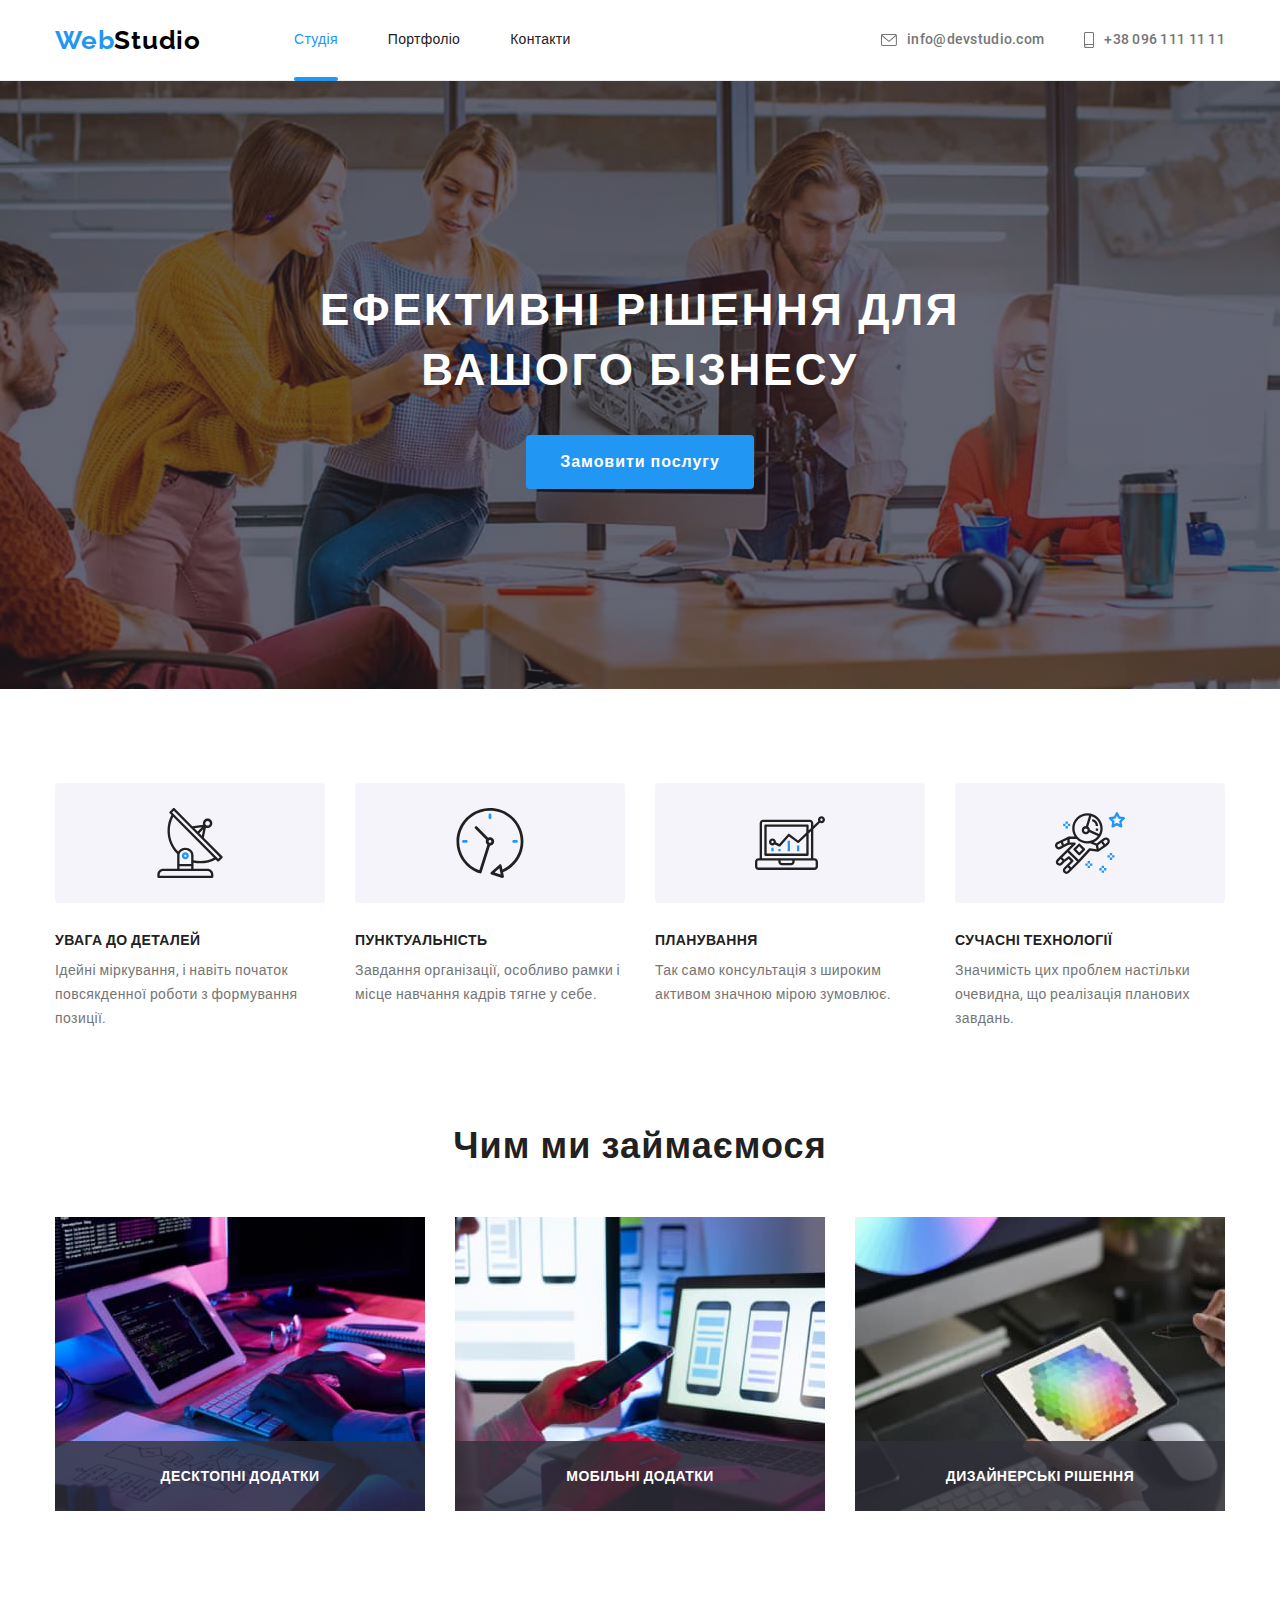
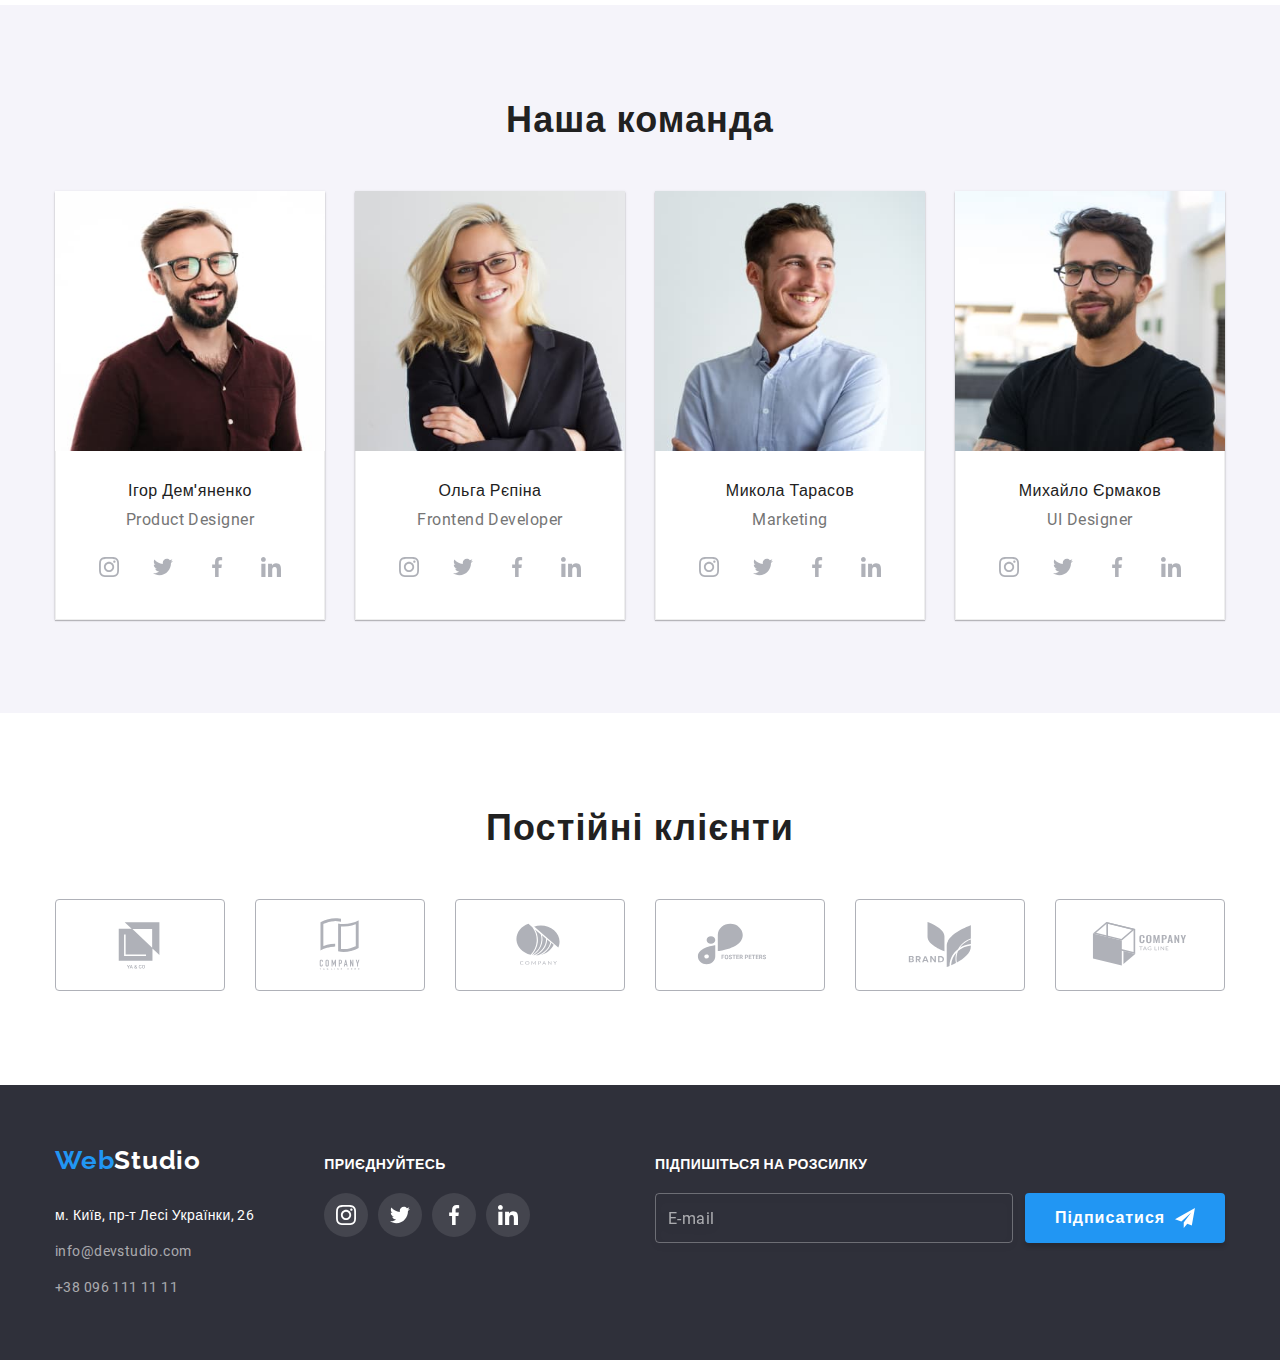
<file: index.html>
<!DOCTYPE html>
<html lang="uk">
<head>
	<meta charset="UTF-8">
	<meta name="viewport" content="width=device-width, initial-scale=1.0">
	<title>Студія</title>
			<!-- fonts -->
	<link rel="preconnect" href="https://fonts.googleapis.com">
	<link rel="preconnect" href="https://fonts.gstatic.com" crossorigin>
	<link href="https://fonts.googleapis.com/css2?family=Raleway:wght@700&family=Roboto:wght@400;500;700;900&display=swap" rel="stylesheet"> 
			<!-- styles -->
	<link rel="stylesheet" href="https://cdnjs.cloudflare.com/ajax/libs/modern-normalize/1.1.0/modern-normalize.min.css"> 
	<link rel="stylesheet" href="./css/main.min.css">

</head>
<body>
	<header class="header">
		<div class="header__box container">
			<nav class="header__nav">
				<a href="./index.html" class="logo">
					<span class="logo__firstname">Web</span><span class="logo__secondname">Studio</span>   
				</a>
				<ul class="header__menu menu list">
					<li class="menu__item"><a href="./index.html" class="menu__link--current menu__link">Студія</a></li>
					<li class="menu__item"><a href="./portfolio.html" class="menu__link">Портфоліо</a></li>
					<li class="menu__item"><a href="#" class="menu__link">Контакти</a></li>
				</ul>
			</nav>
			<ul class="header__contact-list list">
				<li class="header__contact-item">
					<div class="contact">	
						<a href="mailto:info@devstudio.com" class="contact__type contact__type--active">
							<svg class="contact__icon contact__icon-mail--small" width="16px" height="12px">
								<use href="./images/icons.svg#icon-envelope"></use>
							</svg>
							info@devstudio.com
						</a>
					</div>
				</li>
				<li class="header__contact-item">
					<div class="contact">
						<a href="tel:+380961111111" class="contact__type contact__type--active">
							<svg class="contact__icon contact__icon-phone--small" width="10px" height="16px">
								<use href="./images/icons.svg#icon-smartphone"></use>
							</svg>
							+38 096 111 11 11
						</a>
					</div>
				</li>
			</ul>
			<button class="header__burger js-open-menu" type="button">
				<svg width="40" height="40">
					<use class="header__burger-icon" href="./images/icons.svg#icon-menu"></use>
				</svg>
			</button>
		</div>
	</header>

	<main>
		<!-- Герой -->
		<section class="section-hero section-hero__overlay overlay">
			
			<h1 class="section-hero__title">Ефективні рішення для вашого бізнесу</h1>
			<button class="button button__primary" type="button" data-modal-open>Замовити послугу</button>	
		</section>
		
		<!-- модалка -->
		<div class="backdrop is-hidden" data-modal>
			<div class="modal backdrop__modal">
				<button class="modal__close button-close" type="button" data-modal-close>			
					<svg class="button-close__icon" width="18px" height="18px">
						<use href="./images/icons.svg#icon-close"></use>
					</svg>
				</button>
				<h2 class="modal__title">Залиште свої дані, ми вам передзвонимо</h2>
				<form class="form" name="contact-form" autocomplete="on" novalidate> 
					<div class="form__item form-field">
						<label class="form__label form-field__label" for="user-name">Ім'я</label>
						<div class="form-field__control">
							<input 
								class="form__input form-field__input"
								id="user-name" 
								type="text" 
								name="user-name" 
							/>
							<svg class="form__icon" width="18px" height="18px">
								<use href="./images/icons.svg#icon-form-person"></use>
							</svg>
						</div>
					</div>	
					<div class="form__item form-field">
						<label class="form__label form-field__label" for="user-tel">Телефон</label>
						<div class="form-field__control"> 
							<input 
								class="form__input form-field__input"
								id="user-tel" 
								type="tel" 
								name="user-tel" 
							/>
							<svg class="form__icon" width="18px" height="18px">
								<use href="./images/icons.svg#icon-form-phone"></use>
							</svg>
						</div>
					</div>
					<div class="form__item form-field">
						<label class="form__label form-field__label" for="user-email">Пошта</label>
						<div class="form-field__control">
							<input 
								class="form__input form-field__input"
								id="user-email" 
								type="email" 
								name="user-email" 
							/>
							<svg class="form__icon" width="18px" height="18px">
								<use href="./images/icons.svg#icon-form-email"></use>
							</svg>
						</div>
					</div>
					<div class="form__item-comment form-field">
						<label class="form__label form-field__label" for="user-comment">Коментар</label>
						<textarea
							class="form__textarea form-field__textarea"
							id="user-comment"
							name="user-comment" 
							placeholder="Введіть текст"
						></textarea>  
					</div>	
					<div class="form__checkbox form-field__checkbox">
						<div class="form__checkbox-leveling">
							<input
								class="form-field__checkbox-input"
								id="terms-checkbox" 
								type="checkbox" 
								name="terms-checkbox"
							/>
							<svg class="form__checkbox-icon" width="16px" height="15px">
								<use href="./images/icons.svg#icon-check"></use>
							</svg>
						</div>
						<label class="form-field__checkbox-label" for="terms-checkbox">
							Погоджуюся з розсилкою та приймаю 
							<a class="form__checkbox-contract" href="#">Умови договору</a>
						</label>
					</div>					
					<button class="form__submit button" type="submit">
						Відправити
					</button>
				</form>	
			</div>
		</div>
	
		<!-- Чому нас обирають -->
		<section class="section section-features">
			<div class="container">
				<h2 class="section__title visually-hidden">Чому нас обирають</h2>
				<ul class="section-features__list list">
					<li class="section-features__item">				
						<div class="feature-card">
							<div class="feature-card__conteiner-icon">
								<svg class="feature-card__icon" width="70px" height="70px">
									<use href="./images/icons.svg#icon-antenna"></use>
								</svg>
							</div>
							<h3 class="feature-card__title">Увага до деталей</h3>				
							<p class="feature-card__text">Ідейні міркування, і навіть початок повсякденної роботи з формування позиції.</p>
						</div>
					</li>
					<li class="section-features__item">				
						<div class="feature-card">
							<div class="feature-card__conteiner-icon">
								<svg class="feature-card__icon" width="70px" height="70px">
									<use href="./images/icons.svg#icon-clock"></use>
								</svg>
							</div>
							<h3 class="feature-card__title">Пунктуальність</h3>				
							<p class="feature-card__text">Завдання організації, особливо рамки і місце навчання кадрів тягне у себе.</p>
						</div>
					</li>
					<li class="section-features__item">				
						<div class="feature-card">
							<div class="feature-card__conteiner-icon">
								<svg class="feature-card__icon" width="70px" height="70px">
									<use href="./images/icons.svg#icon-diagram"></use>
								</svg>
							</div>
							<h3 class="feature-card__title">Планування</h3>				
							<p class="feature-card__text">Так само консультація з широким активом значною мірою зумовлює.</p>
						</div>
					</li>
					<li class="section-features__item">				
						<div class="feature-card">
							<div class="feature-card__conteiner-icon">
								<svg class="feature-card__icon" width="70px" height="70px">
									<use href="./images/icons.svg#icon-astronaut"></use>
								</svg>
							</div>
							<h3 class="feature-card__title">Сучасні технології</h3>				
							<p class="feature-card__text">Значимість цих проблем настільки очевидна, що реалізація планових завдань.</p>
						</div>
					</li>
				</ul>
			</div>
		</section>

		<!-- Чим ми займаємося -->
		<section class="section section-works">
			<div class="container">
				<h2 class="section__title">Чим ми займаємося</h2>
				<ul class="section-works__list list">
					<li class="section-works__item">
						<div class="work-card">
							<img class="work-card__img" 
								srcset="
									./images/box/box1.jpg 1x, 
									./images/box/box1@2x.jpg 2x
								" 
								src="./images/box/box1.jpg" 
								alt="Людина працює за комп'ютером та паланшетом"
								width="370"
							/>
							<div class="work-card__title-box">
								<h3 class="work-card__title">Десктопні додатки</h3>
							</div>
						</div>
					</li>
					<li class="section-works__item">
						<div class="work-card">
							<img class="work-card__img" 
								srcset="
									./images/box/box2.jpg 1x, 
									./images/box/box2@2x.jpg 2x
								" 
								src="./images/box/box2.jpg" 
								alt="Людина працює за комп'ютером та мобільним телефоном"
								width="370"
							/> 
							<div class="work-card__title-box">
								<h3 class="work-card__title">Мобільні додатки</h3>
							</div>
						</div>
					</li>
					<li class="section-works__item">
						<div class="work-card"></div>
						<img class="work-card__img" 
								srcset="
									./images/box/box3.jpg 1x, 
									./images/box/box3@2x.jpg 2x
								" 
								src="./images/box/box3.jpg" 
								alt="Людина працює на планшеті"
								width="370"
							/> 	
							<div class="work-card__title-box">
								<h3 class="work-card__title">Дизайнерські рішення</h3>
							
						</div>
					</li>
				</ul>
			</div>
		</section>
		
		<!-- Наша команда -->
		<section class="section-team section">
			<div class="container">
				<h2 class="section__title">Наша команда</h2>
				<ul class="section-team__list list">
					<li class="section-team__item">
						<div class="team-card">	
							<picture>
								<source
									srcset=" 
										./images/foto/mobile.jpg 1x, 
										./images/foto/mobile@2x.jpg 2x
									"
									media="(max-width: 767px)"
									type="image/jpeg"
								/>
								<source 
									srcset=" 
										./images/foto/tablet.jpg 1x, 
										./images/foto/tablet@2x.jpg 2x
									" 
									media="(min-width: 768px)" 
									type="image/jpeg"
								/>
								<source 
									srcset=" 
										./images/foto/img.jpg 1x, 
										./images/foto/img@2x.jpg 2x
									" 
									media="(min-width: 1200px)" 
									type="image/jpeg"
								/>
								<img 
									class="team-card__img"
									src="./images/foto/img.jpg"
									alt="Усміхнений хлопець з бородою, в окулярах та в коричневій сорочці"
									
								/>
							</picture>
							<div class="team-card__content">
								<h3 class="team-card__member">Ігор Дем'яненко</h3>
								<p lang="en" class="team-card__position">Product Designer</p>
								<div class="network">
									<ul class="network__list list">
										<li class="network__item">
											<a href="#" class="network__link section-team__network-link">
												<svg class="network__icon" width="20px" height="20px" >
													<use href="./images/icons.svg#icon-instagram"></use>
												</svg>
											</a>
										</li>
										<li class="network__item">
											<a href="#" class="network__link section-team__network-link">
												<svg class="network__icon" width="20px" height="20px" >
													<use href="./images/icons.svg#icon-twitter"></use>
												</svg>
											</a>
										</li>
										<li class="network__item">
											<a href="#" class="network__link section-team__network-link">
												<svg class="network__icon" width="20px" height="20px" >
													<use href="./images/icons.svg#icon-facebook"></use>
												</svg>
											</a>
										</li>
										<li class="network__item">
											<a href="#" class="network__link section-team__network-link">
												<svg class="network__icon" width="20px" height="20px" >
													<use href="./images/icons.svg#icon-linkedin"></use>
												</svg>
											</a>
										</li>
									</ul>
								</div>
							</div>
						</div>
					</li>
					<li class="section-team__item">
						<div class="team-card">
							<picture>
								<source 
									srcset=" 
										./images/foto/mobile1.jpg 1x, 
										./images/foto/mobile1@2x.jpg 2x
									" 
									media="(max-width: 767px)" 
									type="image/jpeg" 
								/>
								<source 
									srcset=" 
										./images/foto/tablet1.jpg 1x, 
										./images/foto/tablet1@2x.jpg 2x
									" 
									media="(min-width: 768px)" 
									type="image/jpeg" 
								/>
								<source 
									srcset=" 
										./images/foto/img1.jpg 1x, 
									./images/foto/img1@2x.jpg 2x
									" 
									media="(min-width: 1200px)" 
									type="image/jpeg" 
								/>
								<img 
									class="team-card__img" 
									src="./images/foto/img1.jpg"
									alt="Усміхнена дівчина з білявим довгим волоссям, в окулярах та в чорному піджаку" 
								/>
							</picture>
							<div class="team-card__content">	
								<h3 class="team-card__member">Ольга Рєпіна</h3>
								<p lang="en" class="team-card__position">Frontend Developer</p>
								<div class="network">
									<ul class="network__list list">
										<li class="network__item">
											<a href="#" class="network__link section-team__network-link">
												<svg class="network__icon" width="20px" height="20px" >
													<use href="./images/icons.svg#icon-instagram"></use>
												</svg>
											</a>
										</li>
										<li class="network__item">
											<a href="#" class="network__link section-team__network-link">
												<svg class="network__icon" width="20px" height="20px" >
													<use href="./images/icons.svg#icon-twitter"></use>
												</svg>
											</a>
										</li>
										<li class="network__item">
											<a href="#" class="network__link section-team__network-link">
												<svg class="network__icon" width="20px" height="20px" >
													<use href="./images/icons.svg#icon-facebook"></use>
												</svg>
											</a>
										</li>
										<li class="network__item">
											<a href="#" class="network__link section-team__network-link">
												<svg class="network__icon" width="20px" height="20px" >
													<use href="./images/icons.svg#icon-linkedin"></use>
												</svg>
											</a>
										</li>
									</ul>
								</div>
							</div>
						</div>
					</li>
					<li class="section-team__item">
						<div class="team-card">
							<picture>
								<source 
									srcset=" 
										./images/foto/mobile2.jpg 1x, 
										./images/foto/mobile2@2x.jpg 2x
									" 
									media="(max-width: 767px)" 
									type="image/jpeg" 
								/>
								<source 
									srcset=" 
										./images/foto/tablet2.jpg 1x, 
										./images/foto/tablet2@2x.jpg 2x
									" 
									media="(min-width: 768px)" 
									type="image/jpeg" 
								/>
								<source 
									srcset=" 
										./images/foto/img2.jpg 1x, 
										./images/foto/img2@2x.jpg 2x
									" 
									media="(min-width: 1200px)" 
									type="image/jpeg" 
								/>
								<img 
									class="team-card__img" 
									src="./images/foto/img2.jpg"
									alt="Усміхнений хлопець в сірій сорочці" 
								/>
							</picture>
							<div class="team-card__content">	
								<h3 class="team-card__member">Микола Тарасов</h3>
								<p lang="en" class="team-card__position">Marketing</p>
								<div class="network">
									<ul class="network__list list">
										<li class="network__item">
											<a href="#" class="network__link section-team__network-link">
												<svg class="network__icon" width="20px" height="20px" >
													<use href="./images/icons.svg#icon-instagram"></use>
												</svg>
											</a>
										</li>
										<li class="network__item">
											<a href="#" class="network__link section-team__network-link">
												<svg class="network__icon" width="20px" height="20px" >
													<use href="./images/icons.svg#icon-twitter"></use>
												</svg>
											</a>
										</li>
										<li class="network__item">
											<a href="#" class="network__link section-team__network-link">
												<svg class="network__icon" width="20px" height="20px" >
													<use href="./images/icons.svg#icon-facebook"></use>
												</svg>
											</a>
										</li>
										<li class="network__item">
											<a href="#" class="network__link section-team__network-link">
												<svg class="network__icon" width="20px" height="20px" >
													<use href="./images/icons.svg#icon-linkedin"></use>
												</svg>
											</a>
										</li>
									</ul>
								</div>
							</div>
						</div>
					</li>
					<li class="section-team__item">
						<div class="team-card">
							<picture>
								<source 
									srcset=" 
										./images/foto/mobile3.jpg 1x, 
										./images/foto/mobile3@2x.jpg 2x
									" 
									media="(max-width: 767px)" 
									type="image/jpeg" 
								/>
								<source 
									srcset=" 
										./images/foto/tablet3.jpg 1x, 
										./images/foto/tablet3@2x.jpg 2x
									" 
									media="(min-width: 768px)" 
									type="image/jpeg" 
								/>
								<source 
									srcset=" 
										./images/foto/img3.jpg 1x, 
										./images/foto/img3@2x.jpg 2x
									" 
									media="(min-width: 1200px)" 
									type="image/jpeg" 
								/>
								<img 
									class="team-card__img" 
									src="./images/foto/img3.jpg" 
									alt="Усміхнений хлопець з бородою, в окулярах та в чорній футболці" 
									 
								/>
							</picture>
							<div class="team-card__content">
								<h3 class="team-card__member">Михайло Єрмаков</h3>
								<p lang="en" class="team-card__position">UI Designer</p>
								<div class="network">
									<ul class="network__list list">
										<li class="network__item">
											<a href="#" class="network__link section-team__network-link">
												<svg class="network__icon" width="20px" height="20px" >
													<use href="./images/icons.svg#icon-instagram"></use>
												</svg>
											</a>
										</li>
										<li class="network__item">
											<a href="#" class="network__link section-team__network-link">
												<svg class="network__icon" width="20px" height="20px" >
													<use href="./images/icons.svg#icon-twitter"></use>
												</svg>
											</a>
										</li>
										<li class="network__item">
											<a href="#" class="network__link section-team__network-link">
												<svg class="network__icon" width="20px" height="20px" >
													<use href="./images/icons.svg#icon-facebook"></use>
												</svg>
											</a>
										</li>
										<li class="network__item">
											<a href="#" class="network__link section-team__network-link">
												<svg class="network__icon" width="20px" height="20px" >
													<use href="./images/icons.svg#icon-linkedin"></use>
												</svg>
											</a>
										</li>
									</ul>
								</div>
							</div>
						</div>
					</li>
				</ul>
			</div>
		</section>

		<!-- Постійні клієнти -->
		<section class="section section-clients">
			<div class="container">
				<h2 class="section__title">Постійні клієнти</h2>
				<ul class="section-clients__list list">
					<li class="section-clients__item">
						<div class="client-card">
							<a href="#" class="client-card__link">
								<svg class="client-card__icon" width="106" height="60px">
									<use href="./images/icons.svg#icon-logo1"></use>
								</svg>
							</a>
						</div>
					</li>
					<li class="section-clients__item">
						<div class="client-card">
							<a href="#" class="client-card__link">
								<svg class="client-card__icon" width="106" height="60px">
									<use href="./images/icons.svg#icon-logo2"></use>
								</svg>
							</a>
						</div>
					</li>
					<li class="section-clients__item">
						<div class="client-card">
							<a href="#" class="client-card__link">
								<svg class="client-card__icon" width="106" height="60px">
									<use href="./images/icons.svg#icon-logo3"></use>
								</svg>
							</a>
						</div>
					</li>
					<li class="section-clients__item">
						<div class="client-card">
							<a href="#" class="client-card__link">
								<svg class="client-card__icon" width="106" height="60px">
									<use href="./images/icons.svg#icon-logo4"></use>
								</svg>
							</a>
						</div>
					</li>
					<li class="section-clients__item">
						<div class="client-card">
							<a href="#" class="client-card__link">
								<svg class="client-card__icon" width="106" height="60px">
									<use href="./images/icons.svg#icon-logo5"></use>
								</svg>
							</a>
						</div>
					</li>
					<li class="section-clients__item">
						<div class="client-card">
							<a href="#" class="client-card__link">
								<svg class="client-card__icon" width="106" height="60px">
									<use href="./images/icons.svg#icon-logo6"></use>
								</svg>
							</a>
						</div>
					</li>
				</ul>
			</div>
		</section>
	</main>

	<!-- Підвал сторінки -->
	<footer class="footer">
		<div class="footer__box container">
			<div class="footer__tablet-container">
				<div class="footer__contact">
					<a href="./index.html" class="footer__logo logo">
						<span class="footer__logo-firstname logo__firstname">Web</span><span
							class="footer__logo-secondname">Studio</span>
					</a>
					<address class="address">
						<ul class="address__list list">
							<li class="address__item"><a class="address__location" href="https://goo.gl/maps/NYJFSB4uTfUwp8kT6"
									target="_blank" rel="noopener nofollow noreferrer">м. Київ, пр-т Лесі Українки, 26</a></li>
							<li class="address__item">
								<a href="mailto:info@devstudio.com" class="address__link">
									info@devstudio.com
								</a>
							</li>
							<li class="address__item">
								<a href="tel:+380961111111" class=" address__link">
									+38 096 111 11 11
								</a>
							</li>
						</ul>
					</address>
				</div>
				<div class="footer__network">
					<h2 class="footer__network-title">Приєднуйтесь</h2>
					<div class="network">
						<ul class="network__list list">
							<li class="network__item">
								<a href="#" class="network__link footer__network-link">
									<svg class="network__icon" width="20px" height="20px">
										<use href="./images/icons.svg#icon-instagram"></use>
									</svg>
								</a>
							</li>
							<li class="network__item">
								<a href="#" class="network__link footer__network-link">
									<svg class="network__icon" width="20px" height="20px">
										<use href="./images/icons.svg#icon-twitter"></use>
									</svg>
								</a>
							</li>
							<li class="network__item">
								<a href="#" class="network__link footer__network-link">
									<svg class="network__icon" width="20px" height="20px">
										<use href="./images/icons.svg#icon-facebook"></use>
									</svg>
								</a>
							</li>
							<li class="network__item">
								<a href="#" class="network__link footer__network-link">
									<svg class="network__icon" width="20px" height="20px">
										<use href="./images/icons.svg#icon-linkedin"></use>
									</svg>
								</a>
							</li>
						</ul>
					</div>
				</div>
			</div>
			<div class="footer__form-box">
				<p class="footer__form-title">Підпишіться на розсилку</p>
				<form class="footer__form" name="footer-contact-form" autocomplete="on" novalidate> 
					<div class="form-field">
						<label class="form-field__label" for="subscriber-email"></label>
							<input 
								class="form-field__input footer__field-input"
								id="subscriber-email" 
								type="email" 
								name="subscriber-email" 
								placeholder="E-mail"
							/>
					</div>
					<button class="footer__button button" type="submit">
						<span class="footer__button-title">Підписатися</span> 
						<svg class="footer__button-icon" width="24px" height="24px">
							<use href="./images/icons.svg#icon-send"></use>
						</svg>
					</button>	
				</form>
			</div>
		</div>
	</footer>
	
	<div class="mobile-menu js-menu-container">  
		<button class="mobile-menu__close js-close-menu" type="button">
			<svg width="40" height="40">
				<use class="menu-button__icon-cross" href="./images/icons.svg#icon-cross"></use>		
			</svg>	
		</button>
		<div class="mobile-menu__content">
			<div class="mobile-menu__list-box">
				<ul class="mobile-menu__list list">
					<li class="mobile-menu__item"><a href="./index.html" class="mobile-menu__link mobile-menu__link--current link">Студія</a></li>
					<li class="mobile-menu__item"><a href="./portfolio.html" class="mobile-menu__link link">Портфоліо</a></li>
					<li class="mobile-menu__item"><a href="#" class="mobile-menu__link link">Контакти</a></li>
				</ul>
			</div>
			
			<div class="mobile-menu__connection">
				<ul class="mobile-menu__contact-list list">
					<li class="mobile-menu__contact-item contact">
						<a href="tel:+380961111111" class="mobile-menu__contact-tel link">
							+38 096 111 11 11
						</a>
					</li>
					<li class="mobile-menu__contact-item contact">
						<a href="mailto:info@devstudio.com" class="mobile-menu__contact-mail link">
							info@devstudio.com
						</a>
					</li>
				</ul>
				<ul class="mobile-menu__network-list list">
					<li class="mobile-menu__network-item"><a class="mobile-menu__network-link mobile-menu__network-link--first" href="#">Instagram</a></li>
					<li class="mobile-menu__network-item"><a class="mobile-menu__network-link mobile-menu__network-link--wrap-last" href="#">Twitter</a></li>
					<li class="mobile-menu__network-item"><a class="mobile-menu__network-link mobile-menu__network-link--wrap-first" href="#">Facebook</a></li>
					<li class="mobile-menu__network-item"><a class="mobile-menu__network-link mobile-menu__network-link--last" href="#">LinkedIn</a></li>
				</ul>
			</div>
		</div>
	</div>
	
	<script src="./js/mobile-menu.js"></script>
	<script src="./js/modal.js"></script>
	<script>
		(() => {
			document
				.querySelector('.js-speaker-form')
				.addEventListener('submit', e => {
					e.preventDefault();

					new FormData(e.currentTarget).forEach((value, name) =>
						console.log(`${name}: ${value}`),
				);
				e.currentTarget.reset();
			});
		})();
	</script>
	
</body>
</html>
</file>
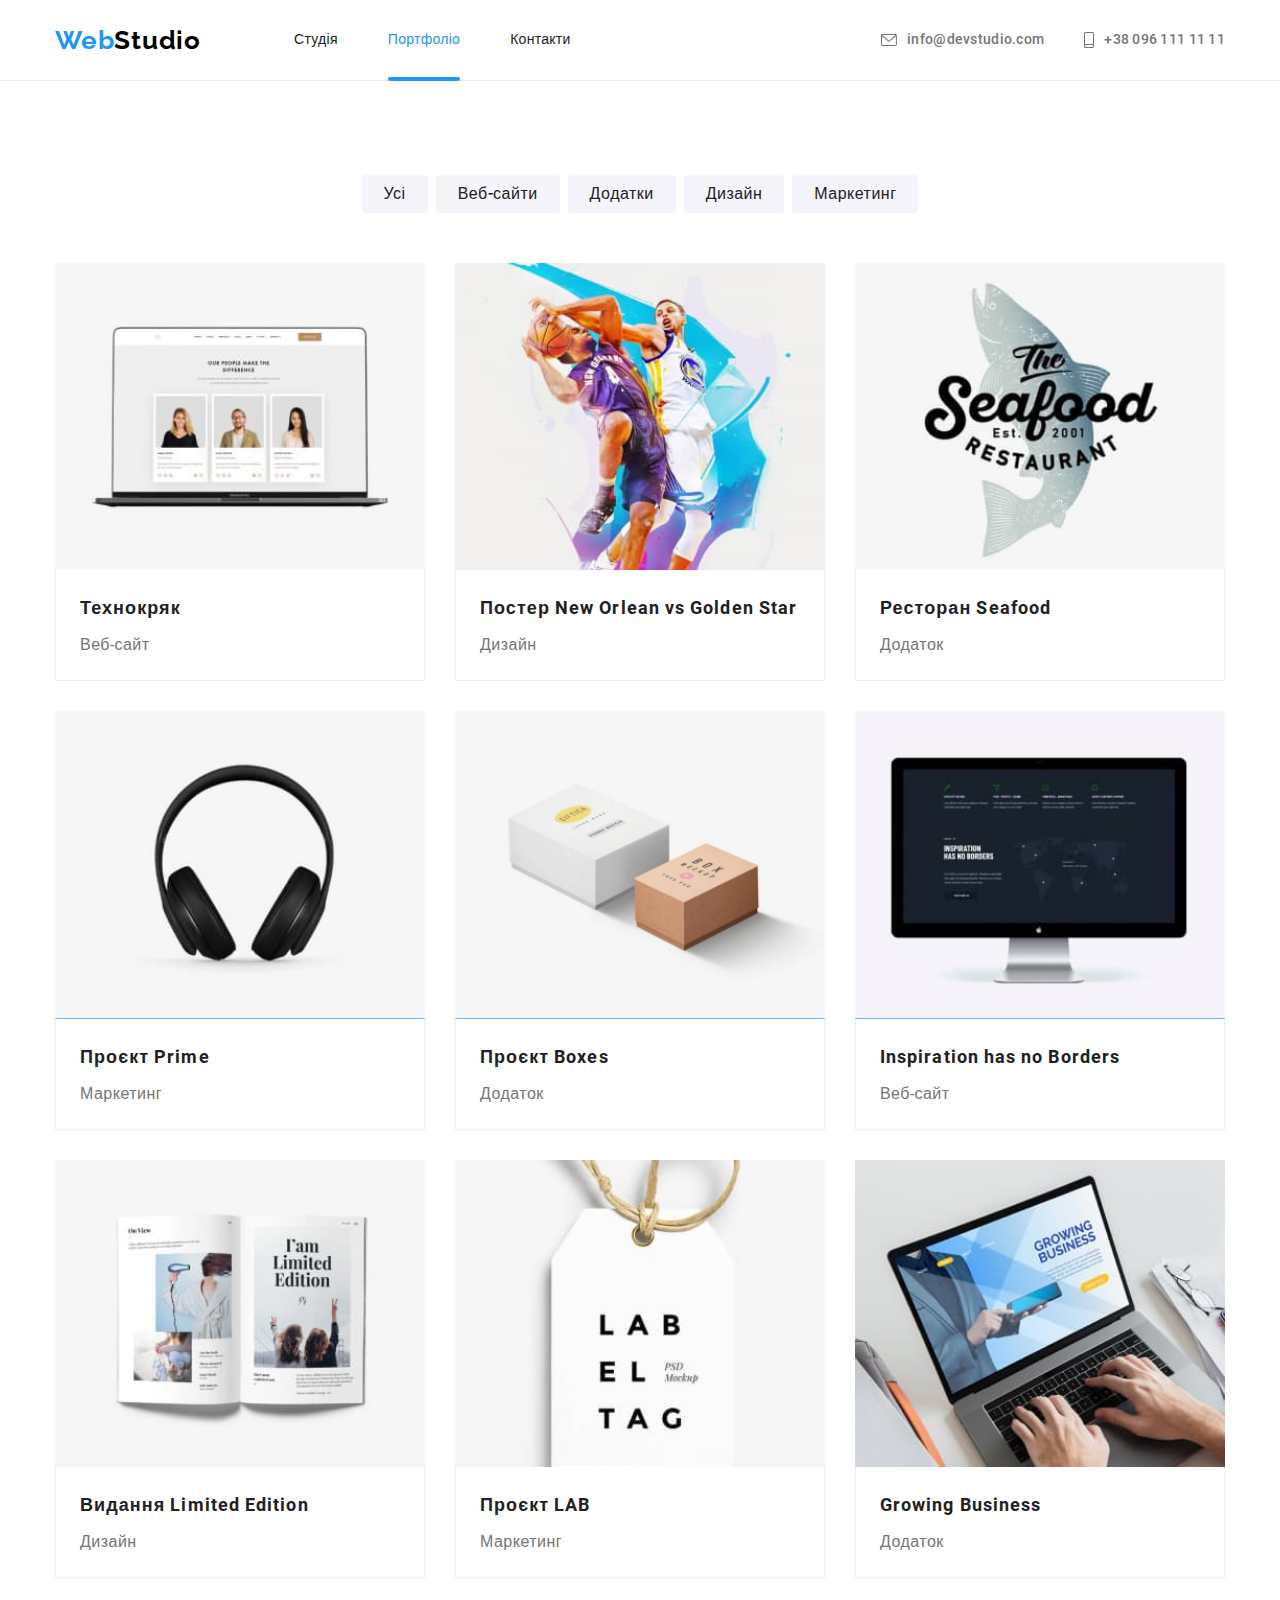
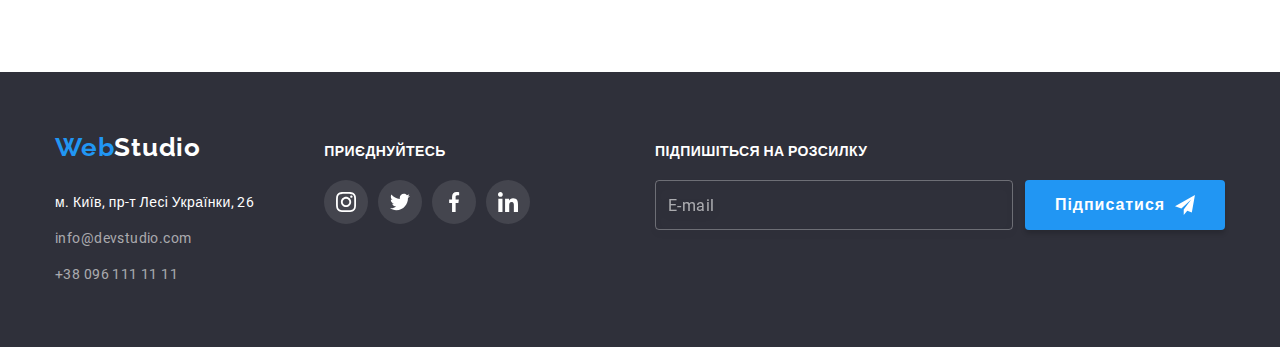
<file: portfolio.html>
<!DOCTYPE html>
<html lang="uk">

<head>
	<meta charset="UTF-8">
	<meta name="viewport" content="width=device-width, initial-scale=1.0">
	<title>Студія</title>
	<!-- fonts -->
	<link rel="preconnect" href="https://fonts.googleapis.com">
	<link rel="preconnect" href="https://fonts.gstatic.com" crossorigin>
	<link
		href="https://fonts.googleapis.com/css2?family=Raleway:wght@700&family=Roboto:wght@400;500;700;900&display=swap"
		rel="stylesheet">
	<!-- styles -->
	<link rel="stylesheet"
		href="https://cdnjs.cloudflare.com/ajax/libs/modern-normalize/1.1.0/modern-normalize.min.css">
	<link rel="stylesheet" href="./css/main.min.css">

</head>

<body>
	<header class="header">
		<div class="header__box container">
			<nav class="header__nav">
				<a href="./index.html" class="logo">
					<span class="logo__firstname">Web</span><span class="logo__secondname">Studio</span>
				</a>
				<ul class="header__menu menu list">
					<li class="menu__item"><a href="./index.html" class="menu__link">Студія</a></li>
					<li class="menu__item"><a href="./portfolio.html" class="menu__link--current menu__link">Портфоліо</a></li>
					<li class="menu__item"><a href="#" class="menu__link">Контакти</a></li>
				</ul>
			</nav>
			<ul class="header__contact-list list">
				<li class="header__contact-item">
					<div class="contact">
						<a href="mailto:info@devstudio.com" class="contact__type contact__type--active">
							<svg class="contact__icon contact__icon-mail--small" width="16px" height="12px">
								<use href="./images/icons.svg#icon-envelope"></use>
							</svg>
							info@devstudio.com
						</a>
					</div>
				</li>
				<li class="header__contact-item">
					<div class="contact">
						<a href="tel:+380961111111" class="contact__type contact__type--active">
							<svg class="contact__icon contact__icon-phone--small" width="10px" height="16px">
								<use href="./images/icons.svg#icon-smartphone"></use>
							</svg>
							+38 096 111 11 11
						</a>
					</div>
				</li>
			</ul>
			<button class="header__burger js-open-menu" type="button">
				<svg width="40" height="40">
					<use class="header__burger-icon" href="./images/icons.svg#icon-menu"></use>
				</svg>
			</button>
		</div>
	</header>

	<main>
		<section class="section portfolio">
			<h1 class="visually-hidden">Портфоліо</h1>		
			<div class="portfolio__buttons container">
				<ul class="portfolio__buttons-list list">
					<li class="portfolio__buttons-item">
						<button type="button" class="button__secondary button__secondary-portfolio">Усі</button>
					</li>
					<li class="button-item"> 
						<button type="button" class="button__secondary button__secondary-portfolio">Веб-сайти</button>
					</li>
					<li class="button-item">
						<button type="button" class="button__secondary button__secondary-portfolio">Додатки</button>
					</li>
					<li class="button-item"> 
						<button type="button" class="button__secondary button__secondary-portfolio">Дизайн</button>
					</li>
					<li class="button-item">
						<button type="button" class="button__secondary button__secondary-portfolio">Маркетинг</button>
					</li>
				</ul>
			</div>
			<div class="project container">
				<ul class="project__list list">
					<li class="project__item">
						<a href="#" class="project-card__link">
							<div class="project-card__box">
								<picture>
									<source 
										srcset=" 
											./images/project/project1-mobile.jpg 1x, 
											./images/project/project1-mobile@2x.jpg 2x
										" 
										media="(max-width: 767px)" 
										type="image/jpeg" 
									/>
									<source 
										srcset=" 
											./images/project/project1-tablet.jpg 1x, 
											./images/project/project1-tablet@2x.jpg 2x
										" 
										media="(min-width: 768px)" 
										type="image/jpeg"
									/>
									<source 
										srcset=" 
											./images/project/project1.jpg 1x, 
											./images/project/project1@2x.jpg 2x
										" 
										media="(min-width: 1200px)" 
										type="image/jpeg"
									/>
									<img 
										class="project-card__img" 
										src="./images/project/project1.jpg"
										alt="Ноутбук, на екрані якого збражено три фотокарточки з людьми" 
									/>
								</picture>
								<div class="project-card__thumb">
									<p class="project-card__thumb-text">
										Ресурс пропонує комплексні пропозиції з різним рівнем функціоналу та сервісів. Все це дозволить відвідувачу отримати вичерпні відомості про компанію чи приватну особу.
									</p>
								</div>
							</div>
							<div class="project-card__content">
								<h2 class="project-card__name">Технокряк</h2>
								<p class="project-card__type">Веб-сайт</p>
							</div>
						</a>
					</li>
					<li class="project__item project-card">
						<a href="#" class="project-card__link">
							<div class="project-card__box">
								<picture>
									<source 
										srcset=" 
											./images/project/project2-mobile.jpg 1x, 
											./images/project/project2-mobile@2x.jpg 2x
										" 
										media="(max-width: 767px)" 
										type="image/jpeg" 
									/>
									<source 
										srcset=" 
											./images/project/project2-tablet.jpg 1x, 
											./images/project/project2-tablet@2x.jpg 2x
										" 
										media="(min-width: 768px)" 
										type="image/jpeg" 
									/>
									<source 
										srcset=" 
											./images/project/project2.jpg 1x, 
											./images/project/project2@2x.jpg 2x
										" 
										media="(min-width: 1200px)" 
										type="image/jpeg" 
									/>
									<img 
										class="project-card__img" 
										src="./images/project/project2.jpg"
										alt="Двоє баскетболистів грають в баскетбол" 
									/>
								</picture>
								<div class="project-card__thumb">
									<p class="project-card__thumb-text">
										Ресурс пропонує комплексні пропозиції з різним рівнем функціоналу та сервісів. Все це дозволить відвідувачу отримати вичерпні відомості про компанію чи приватну особу.
									</p>
								</div>
							</div>	
							<div class="project-card__content">
								<h2 class="project-card__name">Постер New Orlean vs Golden Star</h2>
								<p class="project-card__type">Дизайн</p>
							</div>	
						</a>
					</li>
					<li class="project__item project-card">
						<a href="#" class="project-card__link">
							<div class="project-card__box">
								<picture>
									<source 
										srcset=" 
											./images/project/project3-mobile.jpg 1x, 
											./images/project/project3-mobile@2x.jpg 2x
										" 
										media="(max-width: 767px)" 
										type="image/jpeg" 
									/>
									<source 
										srcset=" 
											./images/project/project3-tablet.jpg 1x, 
											./images/project/project3-tablet@2x.jpg 2x
										" 
										media="(min-width: 768px)" 
										type="image/jpeg" 
									/>
									<source 
										srcset=" 
											./images/project/project3.jpg 1x, 
											./images/project/project3@2x.jpg 2x
										" 
										media="(min-width: 1200px)" 
										type="image/jpeg" 
									/>
									<img 
										class="project-card__img" 
										src="./images/project/project3.jpg"
										alt="Навушники на білому фоні" 
									/>
								</picture>
								<div class="project-card__thumb">
									<p class="project-card__thumb-text">
										Ресурс пропонує комплексні пропозиції з різним рівнем функціоналу та сервісів. Все це дозволить відвідувачу отримати вичерпні відомості про компанію чи приватну особу.
									</p>
								</div>
							</div>
							<div class="project-card__content">
								<h2 class="project-card__name">Ресторан Seafood</h2>
								<p class="project-card__type">Додаток</p>
							</div>
						</a>
					</li>
					<li class="project__item project-card">
						<a href="#" class="project-card__link">
							<div class="project-card__box">
								<picture>
									<source 
										srcset=" 
											./images/project/project4-mobile.jpg 1x, 
											./images/project/project4-mobile@2x.jpg 2x
										" 
										media="(max-width: 767px)" 
										type="image/jpeg" 
									/>
									<source 
										srcset=" 
											./images/project/project4-tablet.jpg 1x, 
											./images/project/project4-tablet@2x.jpg 2x
										" 
										media="(min-width: 768px)" 
										type="image/jpeg" 
									/>
									<source 
										srcset=" 
											./images/project/project4.jpg 1x, 
											./images/project/project4@2x.jpg 2x
										" 
										media="(min-width: 1200px)" 
										type="image/jpeg" 
									/>
									<img 
										class="project-card__img" 
										src="./images/project/project4.jpg"
										alt="Навушники на білому фоні" 
									/>
								</picture>
								<div class="project-card__thumb">
									<p class="project-card__thumb-text">
										Ресурс пропонує комплексні пропозиції з різним рівнем функціоналу та сервісів. Все це дозволить відвідувачу отримати вичерпні відомості про компанію чи приватну особу.
									</p>
								</div>
							</div>
							<div class="project-card__content">
								<h2 class="project-card__name">Проєкт Prime</h2>
								<p class="project-card__type">Маркетинг</p>
							</div>
						</a>
					</li>
					<li class="project__item project-card">
						<a href="#" class="project-card__link">
							<div class="project-card__box">
								<picture>
									<source 
										srcset=" 
											./images/project/project5-mobile.jpg 1x, 
											./images/project/project5-mobile@2x.jpg 2x
										" 
										media="(max-width: 767px)" 
										type="image/jpeg" 
									/>
									<source 
										srcset=" 
											./images/project/project5-tablet.jpg 1x, 
											./images/project/project5-tablet@2x.jpg 2x
										" 
										media="(min-width: 768px)" 
										type="image/jpeg" 
									/>
									<source 
										srcset=" 
											./images/project/project5.jpg 1x, 
											./images/project/project5@2x.jpg 2x
										" 
										media="(min-width: 1200px)" 
										type="image/jpeg" 
									/>
									<img 
										class="project-card__img" 
										src="./images/project/project5.jpg"
										alt="Маленька коробка бержеого кольору поряд з великою білою коробкою" 
									/>
								</picture>
								<div class="project-card__thumb">
									<p class="project-card__thumb-text">
										Ресурс пропонує комплексні пропозиції з різним рівнем функціоналу та сервісів. Все це дозволить відвідувачу отримати вичерпні відомості про компанію чи приватну особу.
									</p>
								</div>
							</div>
							<div class="project-card__content">
								<h2 class="project-card__name">Проєкт Boxes</h2>
								<p class="project-card__type">Додаток</p>
							</div>
						</a>
					</li>
					<li class="project__item project-card">
						<a href="#" class="project-card__link">
							<div class="project-card__box">
								<picture>
									<source 
										srcset=" 
											./images/project/project6-mobile.jpg 1x, 
											./images/project/project6-mobile@2x.jpg 2x
										" 
										media="(max-width: 767px)" 
										type="image/jpeg" 
									/>
									<source 
										srcset=" 
											./images/project/project6-tablet.jpg 1x, 
											./images/project/project6-tablet@2x.jpg 2x
										" 
										media="(min-width: 768px)" 
										type="image/jpeg" 
									/>
									<source 
										srcset=" 
											./images/project/project6.jpg 1x, 
											./images/project/project6@2x.jpg 2x
										" 
										media="(min-width: 1200px)" 
										type="image/jpeg" 
									/>
									<img 
										class="project-card__img" 
										src="./images/project/project6.jpg"
										alt="Монітор компютера" 
									/>
								</picture>
								<div class="project-card__thumb">
									<p class="project-card__thumb-text">
										Ресурс пропонує комплексні пропозиції з різним рівнем функціоналу та сервісів. Все це дозволить відвідувачу отримати вичерпні відомості про компанію чи приватну особу.
									</p>
								</div>
							</div>
							<div class="project-card__content">
								<h2 class="project-card__name">Inspiration has no Borders</h2>
								<p class="project-card__type">Веб-сайт</p>
							</div>
						</a>
					</li>
					<li class="project__item project-card">
						<a href="#" class="project-card__link">
							<div class="project-card__box">
								<picture>
									<source 
										srcset=" 
											./images/project/project7-mobile.jpg 1x, 
											./images/project/project7-mobile@2x.jpg 2x
										" 
										media="(max-width: 767px)" 
										type="image/jpeg" 
									/>
									<source 
										srcset=" 
											./images/project/project7-tablet.jpg 1x, 
											./images/project/project7-tablet@2x.jpg 2x
										" 
										media="(min-width: 768px)" 
										type="image/jpeg" 
									/>
									<source 
										srcset=" 
											./images/project/project7.jpg 1x, 
											./images/project/project7@2x.jpg 2x
										" 
										media="(min-width: 1200px)" 
										type="image/jpeg" 
									/>
									<img 
										class="project-card__img" 
										src="./images/project/project7.jpg"
										alt="Відкритий журнал з зображеннями та статтями" 
									/>
								</picture>
								
								<div class="project-card__thumb">
									<p class="project-card__thumb-text">
										Ресурс пропонує комплексні пропозиції з різним рівнем функціоналу та сервісів. Все це дозволить відвідувачу отримати вичерпні відомості про компанію чи приватну особу.
									</p>
								</div>
							</div>
							<div class="project-card__content">
								<h2 class="project-card__name">Видання Limited Edition</h2>
								<p class="project-card__type">Дизайн</p>
							</div>
						</a>
					</li>
					<li class="project__item project-card">
						<a href="#" class="project-card__link">
							<div class="project-card__box">	
								<picture>
									<source 
										srcset=" 
											./images/project/project8-mobile.jpg 1x, 
											./images/project/project8-mobile@2x.jpg 2x
										" 
										media="(max-width: 767px)" 
										type="image/jpeg" 
									/>
									<source 
										srcset=" 
											./images/project/project8-tablet.jpg 1x, 
											./images/project/project8-tablet@2x.jpg 2x
										" 
										media="(min-width: 768px)" 
										type="image/jpeg" 
									/>
									<source 
										srcset=" 
											./images/project/project8.jpg 1x, 
											./images/project/project8@2x.jpg 2x
										" 
										media="(min-width: 1200px)" 
										type="image/jpeg" 
									/>
									<img 
										class="project-card__img" 
										src="./images/project/project8.jpg"
										alt="Лейба білого кольору на нитці" 
									/>
								</picture>
								<div class="project-card__thumb">
									<p class="project-card__thumb-text">
										Ресурс пропонує комплексні пропозиції з різним рівнем функціоналу та сервісів. Все це дозволить відвідувачу отримати вичерпні відомості про компанію чи приватну особу.
									</p>
								</div>
							</div>
							<div class="project-card__content">
								<h2 class="project-card__name">Проєкт LAB</h2>
								<p class="project-card__type">Маркетинг</p>
							</div>
						</a>
					</li>
					<li class="project__item project-card">
						<a href="#" class="project-card__link">
							<div class="project-card__box">
								<picture>
									<source 
										srcset=" 
											./images/project/project9-mobile.jpg 1x, 
											./images/project/project9-mobile@2x.jpg 2x
										" 
										media="(max-width: 767px)" 
										type="image/jpeg" 
									/>
									<source 
										srcset=" 
											./images/project/project9-tablet.jpg 1x, 
											./images/project/project9-tablet@2x.jpg 2x
										" 
										media="(min-width: 768px)" 
										type="image/jpeg" 
									/>
									<source 
										srcset=" 
											./images/project/project9.jpg 1x, 
											./images/project/project9@2x.jpg 2x
										" 
										media="(min-width: 1200px)" 
										type="image/jpeg" 
									/>
									<img 
										class="project-card__img" 
										src="./images/project/project9.jpg"
										alt="Людина, що працює на ноутбуці" 
									/>
								</picture>
								<div class="project-card__thumb">
									<p class="project-card__thumb-text">
										Ресурс пропонує комплексні пропозиції з різним рівнем функціоналу та сервісів. Все це дозволить відвідувачу отримати вичерпні відомості про компанію чи приватну особу.
									</p>
								</div>
							</div>
							<div class="project-card__content">
								<h2 class="project-card__name">Growing Business</h2>
								<p class="project-card__type">Додаток</p>
							</div>	
						</a>
					</li>
				</ul>
			</div>
		</section>
	</main>

	<!-- Підвал сторінки -->
	<footer class="footer">
		<div class="footer__box container">
			<div class="footer__tablet-container">
				<div class="footer__contact">
					<a href="./index.html" class="footer__logo logo">
						<span class="footer__logo-firstname logo__firstname">Web</span><span
							class="footer__logo-secondname">Studio</span>
					</a>
					<address class="address">
						<ul class="address__list list">
							<li class="address__item"><a class="address__location" href="https://goo.gl/maps/NYJFSB4uTfUwp8kT6"
									target="_blank" rel="noopener nofollow noreferrer">м. Київ, пр-т Лесі Українки, 26</a></li>
							<li class="address__item">
								<a href="mailto:info@devstudio.com" class="address__link">
									info@devstudio.com
								</a>
							</li>
							<li class="address__item">
								<a href="tel:+380961111111" class=" address__link">
									+38 096 111 11 11
								</a>
							</li>
						</ul>
					</address>
				</div>
				<div class="footer__network">
					<h2 class="footer__network-title">Приєднуйтесь</h2>
					<div class="network">
						<ul class="network__list list">
							<li class="network__item">
								<a href="#" class="network__link footer__network-link">
									<svg class="network__icon" width="20px" height="20px">
										<use href="./images/icons.svg#icon-instagram"></use>
									</svg>
								</a>
							</li>
							<li class="network__item">
								<a href="#" class="network__link footer__network-link">
									<svg class="network__icon" width="20px" height="20px">
										<use href="./images/icons.svg#icon-twitter"></use>
									</svg>
								</a>
							</li>
							<li class="network__item">
								<a href="#" class="network__link footer__network-link">
									<svg class="network__icon" width="20px" height="20px">
										<use href="./images/icons.svg#icon-facebook"></use>
									</svg>
								</a>
							</li>
							<li class="network__item">
								<a href="#" class="network__link footer__network-link">
									<svg class="network__icon" width="20px" height="20px">
										<use href="./images/icons.svg#icon-linkedin"></use>
									</svg>
								</a>
							</li>
						</ul>
					</div>
				</div>
			</div>
			<div class="footer__form-box">
				<p class="footer__form-title">Підпишіться на розсилку</p>
				<form class="footer__form" name="footer-contact-form" autocomplete="on" novalidate> 
					<div class="form-field">
						<label class="form-field__label" for="subscriber-email"></label>
							<input 
								class="form-field__input footer__field-input"
								id="subscriber-email" 
								type="email" 
								name="subscriber-email" 
								placeholder="E-mail"
							/>
					</div>
					<button class="footer__button button" type="submit">
						<span class="footer__button-title">Підписатися</span> 
						<svg class="footer__button-icon" width="24px" height="24px">
							<use href="./images/icons.svg#icon-send"></use>
						</svg>
					</button>	
				</form>
			</div>
		</div>
	</footer>
	<div class="mobile-menu js-menu-container">
		<button class="mobile-menu__close js-close-menu" type="button">
			<svg width="40" height="40">
				<use class="menu-button__icon-cross" href="./images/icons.svg#icon-cross"></use>
			</svg>
		</button>
		<div class="mobile-menu__content">
			<div class="mobile-menu__list-box">
				<ul class="mobile-menu__list list">
					<li class="mobile-menu__item"><a href="./index.html"
							class="mobile-menu__link mobile-menu__link--current link">Студія</a></li>
					<li class="mobile-menu__item"><a href="./portfolio.html" class="mobile-menu__link link">Портфоліо</a>
					</li>
					<li class="mobile-menu__item"><a href="#" class="mobile-menu__link link">Контакти</a></li>
				</ul>
			</div>
	
			<div class="mobile-menu__connection">
				<ul class="mobile-menu__contact-list list">
					<li class="mobile-menu__contact-item contact">
						<a href="tel:+380961111111" class="mobile-menu__contact-tel link">
							+38 096 111 11 11
						</a>
					</li>
					<li class="mobile-menu__contact-item contact">
						<a href="mailto:info@devstudio.com" class="mobile-menu__contact-mail link">
							info@devstudio.com
						</a>
					</li>
				</ul>
				<ul class="mobile-menu__network-list list">
					<li class="mobile-menu__network-item"><a
							class="mobile-menu__network-link mobile-menu__network-link--first" href="#">Instagram</a></li>
					<li class="mobile-menu__network-item"><a
							class="mobile-menu__network-link mobile-menu__network-link--wrap-last" href="#">Twitter</a></li>
					<li class="mobile-menu__network-item"><a
							class="mobile-menu__network-link mobile-menu__network-link--wrap-first" href="#">Facebook</a>
					</li>
					<li class="mobile-menu__network-item"><a
							class="mobile-menu__network-link mobile-menu__network-link--last" href="#">LinkedIn</a></li>
				</ul>
			</div>
		</div>
	</div>
	
	<script src="./js/mobile-menu.js"></script>
	<script src="./js/modal.js"></script>
	<script>
		(() => {
			document
				.querySelector('.js-speaker-form')
				.addEventListener('submit', e => {
					e.preventDefault();

					new FormData(e.currentTarget).forEach((value, name) =>
						console.log(`${name}: ${value}`),
					);
					e.currentTarget.reset();
				});
		})();
	</script>
</body>
</html>
</file>
<file: css/main.min.css>
@font-face{font-family:"Roboto";font-style:normal;font-weight:400;src:local(""),url("../fonts/roboto-v30-latin-regular.woff2") format("woff2"),url("../fonts/roboto-v30-latin-regular.woff") format("woff")}@font-face{font-family:"Roboto";font-style:normal;font-weight:500;src:local(""),url("../fonts/roboto-v30-latin-500.woff2") format("woff2"),url("../fonts/roboto-v30-latin-500.woff") format("woff")}@font-face{font-family:"Roboto";font-style:normal;font-weight:700;src:local(""),url("../fonts/roboto-v30-latin-700.woff2") format("woff2"),url("../fonts/roboto-v30-latin-700.woff") format("woff")}@font-face{font-family:"Roboto";font-style:normal;font-weight:900;src:local(""),url("../fonts/roboto-v30-latin-900.woff2") format("woff2"),url("../fonts/roboto-v30-latin-900.woff") format("woff")}@font-face{font-family:"Raleway";font-style:normal;font-weight:400;src:local(""),url("../fonts/raleway-v28-latin-regular.woff2") format("woff2"),url("../fonts/raleway-v28-latin-regular.woff") format("woff")}@font-face{font-family:"Raleway";font-style:normal;font-weight:700;src:local(""),url("../fonts/raleway-v28-latin-700.woff2") format("woff2"),url("../fonts/raleway-v28-latin-700.woff") format("woff")}:root{--primary-text-color: #212121;--secondary-text-color: #ffffff;--primary-icons-color: #AFB1B8;--secondary-icons-color: #ffffff;--title-text-color: #757575;--accent-color: #2196F3;--accent-text-color: #ffffff;--logo-secondname-color: #000000;--footer-contact-color: rgba(255, 255, 255, 0.6);--primary-bgc-color: #ffffff;--hero-bgc-color: #2F303A66;--footer-bgc-color: #2F303A;--secondary-bgc-color: #F5F4FA;--btnprimary-bgc-color: #188CE8;--card-set-gap: 30px;--card-shadow: 0px 1px 3px rgba(0, 0, 0, 0.12), 0px 1px 1px rgba(0, 0, 0, 0.14), 0px 2px 1px rgba(0, 0, 0, 0.2);--project-shadow: 0px 4px 4px 0px #00000040;--border-header: 1px solid #ECECEC;--border-card: 1px solid #EEEEEE;--transition-time: 250ms;--timing-function: cubic-bezier(0.4, 0, 0.2, 1)}.visually-hidden{position:absolute;white-space:nowrap;width:1px;height:1px;overflow:hidden;border:0;padding:0;clip:rect(0 0 0 0);-webkit-clip-path:inset(50%);clip-path:inset(50%);margin:-1px}body.modal-open{overflow:hidden}html{-webkit-box-sizing:border-box;box-sizing:border-box}body{font-family:Roboto,sans-serif;background-color:var(--primary-bgc-color);color:var(--primary-text-color)}img{display:block;max-width:100%;height:auto}*,*::before,*::after{-webkit-box-sizing:inherit;box-sizing:inherit}h1,h2,h3,h4,h5,h6,p{margin-top:0}.list{list-style:none;padding-left:0;margin:0}.link{text-decoration:none;color:inherit}address{font-style:normal}.container{padding-right:15px;padding-left:15px;margin:0 auto}@media(max-width: 479px){.container{width:320px}}@media(min-width: 480px){.container{width:480px}}@media(min-width: 768px){.container{width:768px}}@media(min-width: 1200px){.container{width:1200px}}.button{font-family:inherit;background-color:var(--accent-color);color:var(--accent-text-color);font-weight:700;font-size:16px;line-height:1.88;letter-spacing:.06em;text-align:center;cursor:pointer}.button__primary{border-radius:4px;padding:10px 32px;border-color:transparent;cursor:pointer;-webkit-transition:background-color var(--transition-time) var(--timing-function);transition:background-color var(--transition-time) var(--timing-function)}.button__primary:hover,.button__primary:focus{background-color:var(--btnprimary-bgc-color)}.button__secondary{background-color:var(--secondary-bgc-color);color:var(--primary-text-color);font-weight:500;font-size:16px;line-height:1.63;text-align:center;letter-spacing:.03em;padding:6px 22px;border-radius:4px;border:0;cursor:pointer;-webkit-transition:background-color var(--transition-time) var(--timing-function),color var(--transition-time) var(--timing-function),-webkit-box-shadow var(--transition-time) var(--timing-function);transition:background-color var(--transition-time) var(--timing-function),color var(--transition-time) var(--timing-function),-webkit-box-shadow var(--transition-time) var(--timing-function);transition:background-color var(--transition-time) var(--timing-function),color var(--transition-time) var(--timing-function),box-shadow var(--transition-time) var(--timing-function);transition:background-color var(--transition-time) var(--timing-function),color var(--transition-time) var(--timing-function),box-shadow var(--transition-time) var(--timing-function),-webkit-box-shadow var(--transition-time) var(--timing-function)}.button__secondary:hover,.button__secondary:focus{background-color:var(--accent-color);color:var(--accent-text-color);-webkit-box-shadow:0px 3px 1px rgba(0,0,0,.1),0px 1px 2px rgba(0,0,0,.08),0px 2px 2px rgba(0,0,0,.12);box-shadow:0px 3px 1px rgba(0,0,0,.1),0px 1px 2px rgba(0,0,0,.08),0px 2px 2px rgba(0,0,0,.12)}.button__secondary-portfolio{padding:5px 16px}@media(min-width: 480px){.button__secondary-portfolio{padding:6px 22px}}.button-close{display:-webkit-box;display:-ms-flexbox;display:flex;border-radius:50%;width:30px;height:30px;background-color:var(--primary-bgc-color);border:1px solid #0000001A;cursor:pointer}.button-close:hover,.button-close:focus{fill:var(--accent-color)}.button-close__icon{margin:auto}.header{color:var(--primary-text-color);border-bottom:var(--border-header)}.header__box{display:-webkit-box;display:-ms-flexbox;display:flex;-webkit-box-pack:justify;-ms-flex-pack:justify;justify-content:space-between}@media(min-width: 480px){.header__box{max-width:480px}}@media(min-width: 768px){.header__box{display:-webkit-box;display:-ms-flexbox;display:flex;-webkit-box-align:center;-ms-flex-align:center;align-items:center;-webkit-box-pack:center;-ms-flex-pack:center;justify-content:center;max-width:768px}}@media(min-width: 1200px){.header__box{max-width:1200px;width:100%}}.header__nav{display:-webkit-box;display:-ms-flexbox;display:flex;-webkit-box-align:center;-ms-flex-align:center;align-items:center;-webkit-box-pack:center;-ms-flex-pack:center;justify-content:center}.header__menu{display:none}@media(min-width: 768px){.header__menu{display:-webkit-box;display:-ms-flexbox;display:flex;margin-left:93px;gap:50px}}.header__burger{background-color:var(--primary-bgc-color);border:none;cursor:pointer}@media(min-width: 768px){.header__burger{display:none}}.header__burger:hover,.header__burger:focus{fill:var(--accent-color)}.header__contact-list{display:none}@media(min-width: 768px){.header__contact-list{display:block;margin-left:auto}}@media(min-width: 1200px){.header__contact-list{display:-webkit-box;display:-ms-flexbox;display:flex;margin-left:auto;gap:40px}}@media screen and (min-width: 768px)and (max-width: 1199px){.header__contact-item:not(:last-child){margin-bottom:10px}}.logo{font-family:Raleway,sans-serif;font-weight:700;font-size:24px;line-height:1.17;letter-spacing:.03em;text-decoration:none}@media(min-width: 1200px){.logo{font-size:26px;line-height:1.19}}.logo__firstname{color:var(--accent-color)}.logo__secondname{color:var(--logo-secondname-color)}.contact__type{font-style:normal;font-weight:500;font-size:12px;line-height:1.17;letter-spacing:.02em;text-decoration:none;display:-webkit-box;display:-ms-flexbox;display:flex;-webkit-box-align:center;-ms-flex-align:center;align-items:center;color:var(--title-text-color);-webkit-transition:color var(--transition-time) var(--timing-function);transition:color var(--transition-time) var(--timing-function)}@media(min-width: 1200px){.contact__type{font-size:14px;line-height:1.14}}.contact__type--active{padding-top:32px;padding-bottom:32px}@media screen and (min-width: 768px)and (max-width: 1199px){.contact__type--active{padding:0}}.contact__type:hover,.contact__type:focus{color:var(--accent-color)}.contact__icon{display:-webkit-box;display:-ms-flexbox;display:flex;margin-right:10px;fill:currentColor}.contact__icon-mail--small{width:14px;height:10px}@media(min-width: 1200px){.contact__icon-mail--small{width:16px;height:12px}}.contact__icon-phone--small{width:10px;height:14px}@media(min-width: 1200px){.contact__icon-phone--small{width:10px;height:16px}}.menu__link{display:block;padding-top:32px;padding-bottom:32px;color:var(--primary-text-color);font-weight:500;font-size:14px;line-height:1.14;letter-spacing:.02em;text-decoration:none;-webkit-transition:color var(--transition-time) var(--timing-function);transition:color var(--transition-time) var(--timing-function)}.menu__link:hover,.menu__link:focus{color:var(--accent-color)}.menu__link--current{color:var(--accent-color)}.menu__link--current::after{position:absolute;bottom:-1px;left:0;content:"";height:4px;width:100%;background:#2196f3;border-radius:2px}.menu__item{position:relative}.mobile-menu{position:fixed;width:100%;height:100%;top:0;left:0;background-color:var(--primary-bgc-color);-webkit-transform:translateX(-100%);transform:translateX(-100%);-webkit-transition:-webkit-transform 500ms;transition:-webkit-transform 500ms;transition:transform 500ms;transition:transform 500ms, -webkit-transform 500ms}@media(min-width: 768px){.mobile-menu{display:none}}.mobile-menu__close{position:absolute;top:10px;right:15px;padding:0;background-color:var(--primary-bgc-color);border:none;cursor:pointer}.mobile-menu__close:hover,.mobile-menu__close:focus{fill:var(--accent-color)}.mobile-menu.is-open{-webkit-transform:translateX(0);transform:translateX(0)}.mobile-menu__content{display:-webkit-box;display:-ms-flexbox;display:flex;-webkit-box-orient:vertical;-webkit-box-direction:normal;-ms-flex-direction:column;flex-direction:column;height:100%;padding:48px 40px}.mobile-menu__list-box{margin-bottom:auto}.mobile-menu__item{display:block;margin-bottom:32px}.mobile-menu__item:last-child{margin-bottom:0}.mobile-menu__link{position:relative;display:inline-block;font-weight:500;font-size:40px;line-height:1.175;letter-spacing:.02em;color:var(--primary-text-color)}.mobile-menu__link:hover,.mobile-menu__link:focus{color:var(--accent-color)}.mobile-menu__link--current{color:var(--accent-color)}.mobile-menu__contact-list{margin-bottom:64px}.mobile-menu__contact-item:not(:last-child){margin-bottom:32px}.mobile-menu__contact-tel{font-size:34px;line-height:1.18;letter-spacing:.02em;display:inline-block;color:#2196f3}@media(max-width: 479px){.mobile-menu__contact-tel{font-size:27px}}.mobile-menu__contact-mail{font-size:24px;line-height:1.17;letter-spacing:.02em;display:inline-block;color:#757575}.mobile-menu__network-list{display:-webkit-box;display:-ms-flexbox;display:flex;-ms-flex-wrap:wrap;flex-wrap:wrap;row-gap:10px}@media(max-width: 479px){.mobile-menu__network-list{width:240px}}.mobile-menu__network-link{font-size:18px;line-height:1.22;letter-spacing:.02em;text-decoration:none;text-align:center;display:block;cursor:pointer;color:#2196f3;padding:0px 10px;border-right:1px solid rgba(33,33,33,.2)}.mobile-menu__network-link--last{padding-right:0;border-right:none}.mobile-menu__network-link--first{padding-left:0}@media(max-width: 479px){.mobile-menu__network-link--wrap-last{padding-right:0;border-right:none}.mobile-menu__network-link--wrap-first{padding-left:0}}.form-field__control{position:relative}.form-field__label{font-size:12px;line-height:1.1667;letter-spacing:.01em;display:block;color:var(--title-text-color)}.form-field__input{font-size:16px;line-height:1.25;letter-spacing:.03em;display:block;border:1px solid rgba(33,33,33,.2);border-radius:4px;outline:none}.form-field__input:focus{border-color:var(--accent-color)}.form-field__textarea{font-size:16px;line-height:1.25;letter-spacing:.03em;display:block;border:1px solid rgba(33,33,33,.2);border-radius:4px;outline:none;resize:none}.form-field__textarea::-webkit-input-placeholder{font-size:12px;line-height:1.1667;letter-spacing:.01em;color:rgba(117,117,117,.5)}.form-field__textarea::-moz-placeholder{font-size:12px;line-height:1.1667;letter-spacing:.01em;color:rgba(117,117,117,.5)}.form-field__textarea:-ms-input-placeholder{font-size:12px;line-height:1.1667;letter-spacing:.01em;color:rgba(117,117,117,.5)}.form-field__textarea::-ms-input-placeholder{font-size:12px;line-height:1.1667;letter-spacing:.01em;color:rgba(117,117,117,.5)}.form-field__textarea::placeholder{font-size:12px;line-height:1.1667;letter-spacing:.01em;color:rgba(117,117,117,.5)}.form-field__textarea:focus{border-color:var(--accent-color)}.form-field__checkbox{font-size:12px;line-height:1.17;letter-spacing:.03em;text-align:center;color:#757575}@media(min-width: 1200px){.form-field__checkbox{font-size:14px;line-height:1.71}}.form-field__checkbox-input{-webkit-appearance:none;-moz-appearance:none;appearance:none}.form-field__checkbox-label{position:relative;padding-left:24px;display:block}.section-hero{background-color:var(--hero-bgc-color);color:var(--accent-text-color);text-align:center;padding:118px 0px}@media(min-width: 1200px){.section-hero{padding:200px 0px}}.section-hero__overlay{max-width:320px;margin:0px auto}@media(min-width: 480px){.section-hero__overlay{max-width:480px}}@media(min-width: 768px){.section-hero__overlay{max-width:768px}}@media(min-width: 1200px){.section-hero__overlay{max-width:1600px}}.section-hero__title{font-weight:900;font-size:26px;line-height:1.62;text-align:center;letter-spacing:.06em;text-transform:uppercase;max-width:360px;margin:0px auto 34px;color:var(--secondary-text-color)}@media(min-width: 1200px){.section-hero__title{font-size:44px;line-height:1.36;max-width:696px}}.overlay{background-size:cover;background-repeat:no-repeat;background-position:center;background-image:-webkit-gradient(linear, left top, right top, from(rgba(47, 48, 58, 0.4)), to(rgba(47, 48, 58, 0.4))),url("../images/hero/hero-mobile.jpg");background-image:linear-gradient(to right, rgba(47, 48, 58, 0.4), rgba(47, 48, 58, 0.4)),url("../images/hero/hero-mobile.jpg")}@media(min-divice-pixel-ratio: 2),(-webkit-min-device-pixel-ratio: 2),(min-resolution: 192dpi),(min-resolution: 2dpx){.overlay{background-image:-webkit-gradient(linear, left top, right top, from(rgba(47, 48, 58, 0.4)), to(rgba(47, 48, 58, 0.4))),url("../images/hero/hero-mobile@2x.jpg");background-image:linear-gradient(to right, rgba(47, 48, 58, 0.4), rgba(47, 48, 58, 0.4)),url("../images/hero/hero-mobile@2x.jpg")}}@media(min-width: 768px){.overlay{background-image:-webkit-gradient(linear, left top, right top, from(rgba(47, 48, 58, 0.4)), to(rgba(47, 48, 58, 0.4))),url("../images/hero/hero-tablet.jpg");background-image:linear-gradient(to right, rgba(47, 48, 58, 0.4), rgba(47, 48, 58, 0.4)),url("../images/hero/hero-tablet.jpg")}}@media(min-width: 768px)and (min-divice-pixel-ratio: 2),(min-width: 768px)and (-webkit-min-device-pixel-ratio: 2),(min-width: 768px)and (min-resolution: 192dpi),(min-width: 768px)and (min-resolution: 2dpx){.overlay{background-image:-webkit-gradient(linear, left top, right top, from(rgba(47, 48, 58, 0.4)), to(rgba(47, 48, 58, 0.4))),url("../images/hero/hero-tablet@2x.jpg");background-image:linear-gradient(to right, rgba(47, 48, 58, 0.4), rgba(47, 48, 58, 0.4)),url("../images/hero/hero-tablet@2x.jpg")}}@media(min-width: 1200px){.overlay{background-image:-webkit-gradient(linear, left top, right top, from(rgba(47, 48, 58, 0.4)), to(rgba(47, 48, 58, 0.4))),url("../images/hero/hero.jpg");background-image:linear-gradient(to right, rgba(47, 48, 58, 0.4), rgba(47, 48, 58, 0.4)),url("../images/hero/hero.jpg")}}@media(min-width: 1200px)and (min-divice-pixel-ratio: 2),(min-width: 1200px)and (-webkit-min-device-pixel-ratio: 2),(min-width: 1200px)and (min-resolution: 192dpi),(min-width: 1200px)and (min-resolution: 2dpx){.overlay{background-image:-webkit-gradient(linear, left top, right top, from(rgba(47, 48, 58, 0.4)), to(rgba(47, 48, 58, 0.4))),url("../images/hero/hero@2x.jpg");background-image:linear-gradient(to right, rgba(47, 48, 58, 0.4), rgba(47, 48, 58, 0.4)),url("../images/hero/hero@2x.jpg")}}.backdrop{position:fixed;z-index:1;top:0;left:0;padding:94px 15px;width:100%;height:100%;background-color:rgba(0,0,0,.2);overflow-y:scroll;-webkit-transition:opacity var(--transition-time) var(--timing-function);transition:opacity var(--transition-time) var(--timing-function)}.backdrop.is-hidden{opacity:0;pointer-events:none;visibility:hidden}.backdrop.is-hidden .modal{-webkit-transform:translate(-50%, -50%) scale(1.1);transform:translate(-50%, -50%) scale(1.1)}.modal{border-radius:4px;padding:40px;background-color:var(--primary-bgc-color);-webkit-box-shadow:0px 1px 3px rgba(0,0,0,.12),0px 1px 1px rgba(0,0,0,.14),0px 2px 1px rgba(0,0,0,.2);box-shadow:0px 1px 3px rgba(0,0,0,.12),0px 1px 1px rgba(0,0,0,.14),0px 2px 1px rgba(0,0,0,.2)}@media(max-width: 479px){.modal{position:-webkit-sticky;position:sticky;max-width:450px;width:100%;max-height:609px}}@media(min-width: 480px){.modal{width:100%;width:450px;max-height:609px;height:100%;position:absolute;top:50%;left:50%;-webkit-transform:translate(-50%, -50%) scale(1);transform:translate(-50%, -50%) scale(1);-webkit-transition:-webkit-transform var(--transition-time) var(--timing-function);transition:-webkit-transform var(--transition-time) var(--timing-function);transition:transform var(--transition-time) var(--timing-function);transition:transform var(--transition-time) var(--timing-function), -webkit-transform var(--transition-time) var(--timing-function)}}@media(min-width: 1200px){.modal{width:100%;max-width:528px;height:100%;max-height:581px}}.modal__title{font-weight:700;font-size:20px;line-height:1.15;text-align:center;letter-spacing:.03em;margin-bottom:12px;color:#212121}@media(max-width: 479px){.modal__title{font-size:15px}}@media(max-width: 1199px){.modal__title{line-height:1.5}}.modal__close{position:absolute;top:8px;right:8px}.form__item{margin-bottom:10px}.form__label{margin-bottom:4px}.form__input{width:100%;height:40px;padding:0 12px 0 42px}.form__icon{position:absolute;top:50%;left:12px;-webkit-transform:translateY(-50%);transform:translateY(-50%)}.form__input:focus+.form__icon{fill:var(--accent-color)}.form__textarea{height:120px;width:100%;padding:12px 16px}.form__item-comment{margin-bottom:20px}.form__checkbox{display:-webkit-box;display:-ms-flexbox;display:flex;-webkit-box-align:center;-ms-flex-align:center;align-items:center;-webkit-box-pack:center;-ms-flex-pack:center;justify-content:center;margin:0 auto 30px auto}.form__checkbox-icon{fill:transparent;border:2px solid #212121;border-radius:2px;position:absolute;margin:4px 8px 0 0}.form-field__checkbox-input:checked+.form__checkbox-icon{fill:var(--secondary-icons-color);background-color:var(--accent-color);border-color:var(--accent-color)}.form__checkbox-contract{color:var(--accent-color)}.form__submit{display:block;padding:10px 52px;margin:0 auto;border-radius:4px;border-color:transparent;-webkit-transition:background-color var(--transition-time) var(--timing-function),-webkit-box-shadow var(--transition-time) var(--timing-function);transition:background-color var(--transition-time) var(--timing-function),-webkit-box-shadow var(--transition-time) var(--timing-function);transition:background-color var(--transition-time) var(--timing-function),box-shadow var(--transition-time) var(--timing-function);transition:background-color var(--transition-time) var(--timing-function),box-shadow var(--transition-time) var(--timing-function),-webkit-box-shadow var(--transition-time) var(--timing-function)}.form__submit:hover,.form__submit:focus{background-color:var(--btnprimary-bgc-color);-webkit-box-shadow:0px 4px 4px 0px #00000026;box-shadow:0px 4px 4px 0px #00000026}@media(max-width: 1199px){.section{padding-top:60px;padding-bottom:60px}}@media(min-width: 1200px){.section{padding-top:94px;padding-bottom:94px}}.section__title{font-weight:700;font-size:28px;line-height:1.18;text-align:center;letter-spacing:.03em;margin-top:0;margin-bottom:30px}@media(min-width: 1200px){.section__title{font-size:36px;line-height:1.17;margin-bottom:50px}}@media(min-width: 768px){.section-features__list{display:-webkit-box;display:-ms-flexbox;display:flex;-ms-flex-wrap:wrap;flex-wrap:wrap}}@media(min-width: 1200px){.section-features__list{display:-webkit-box;display:-ms-flexbox;display:flex}}@media(max-width: 767px){.section-features__item:not(:last-child){margin-bottom:30px}}@media screen and (min-width: 768px)and (max-width: 1199px){.section-features__item{-ms-flex-preferred-size:calc((100% - var(--card-set-gap)) / 2);flex-basis:calc((100% - var(--card-set-gap)) / 2);margin-right:var(--card-set-gap);margin-bottom:var(--card-set-gap)}.section-features__item:nth-child(2n){margin-right:0}.section-features__item:nth-last-child(-n+2){margin-bottom:0}}@media(min-width: 1200px){.section-features__item{-ms-flex-preferred-size:calc((100% - 3 * var(--card-set-gap)) / 4);flex-basis:calc((100% - 3 * var(--card-set-gap)) / 4);margin-right:var(--card-set-gap)}.section-features__item:nth-child(4n){margin-right:0}}.feature-card{width:290px;height:210px}@media(min-width: 480px){.feature-card{width:450px;height:226px}}@media(min-width: 768px){.feature-card{width:354px;height:224px}}@media(min-width: 1200px){.feature-card{width:270px;height:248px}}.feature-card__conteiner-icon{display:-webkit-box;display:-ms-flexbox;display:flex;-webkit-box-align:center;-ms-flex-align:center;align-items:center;-webkit-box-pack:center;-ms-flex-pack:center;justify-content:center;width:100%;height:120px;margin-bottom:30px;background-repeat:no-repeat;background-position:center;background-color:var(--secondary-bgc-color);border-radius:4px}.feature-card__title{font-weight:700;font-size:14px;line-height:1.14;letter-spacing:.03em;text-transform:uppercase;text-align:center;margin-bottom:10px}@media(min-width: 768px){.feature-card__title{text-align:left}}.feature-card__text{color:var(--title-text-color);font-size:12px;line-height:1.5;letter-spacing:.03em;margin-bottom:0}@media(min-width: 480px){.feature-card__text{font-size:14px;line-height:1.71}}.section-works{padding-top:0}@media(max-width: 1199px){.section-works{display:none}}.section-works__list{display:-webkit-box;display:-ms-flexbox;display:flex}.section-works__item{position:relative;-ms-flex-preferred-size:calc((100% - 2 * var(--card-set-gap)) / 3);flex-basis:calc((100% - 2 * var(--card-set-gap)) / 3);margin-right:var(--card-set-gap)}.section-works__item:nth-child(3n){margin-right:0}.work-card__title-box{position:absolute;width:100%;height:70px;bottom:0;background:rgba(47,48,58,.8)}.work-card__title{font-weight:700;font-size:14px;line-height:1,14;text-align:center;letter-spacing:.03em;text-transform:uppercase;padding-top:27px;padding-bottom:27px;margin:0;color:var(--secondary-text-color)}.section-team{background-color:var(--secondary-bgc-color)}@media(max-width: 767px){.section-team__list{display:-webkit-box;display:-ms-flexbox;display:flex;-webkit-box-orient:vertical;-webkit-box-direction:normal;-ms-flex-direction:column;flex-direction:column;-webkit-box-pack:justify;-ms-flex-pack:justify;justify-content:space-between;gap:30px}}@media(min-width: 768px){.section-team__list{display:-webkit-box;display:-ms-flexbox;display:flex;-ms-flex-wrap:wrap;flex-wrap:wrap;gap:30px}}@media screen and (min-width: 768px)and (max-width: 1199px){.section-team__list{-ms-flex-preferred-size:calc((100% - var(--card-set-gap)) / 2);flex-basis:calc((100% - var(--card-set-gap)) / 2);margin-right:var(--card-set-gap);margin-bottom:var(--card-set-gap)}.section-team__list:nth-child(2n){margin-right:0}.section-team__list:nth-last-child(-n+2){margin-bottom:0}}@media(min-width: 1200px){.section-team__list{display:-webkit-box;display:-ms-flexbox;display:flex;gap:30px}}.section-team__network-link{fill:var(--primary-icons-color);-webkit-transition:background-color var(--transition-time) var(--timing-function),fill var(--transition-time) var(--timing-function);transition:background-color var(--transition-time) var(--timing-function),fill var(--transition-time) var(--timing-function)}.section-team__network-link:hover,.section-team__network-link:focus{background-color:var(--accent-color);fill:var(--secondary-icons-color)}.team-card{width:290px;height:457px;background-color:var(--primary-bgc-color);-webkit-box-shadow:var(--card-shadow);box-shadow:var(--card-shadow)}@media(min-width: 480px){.team-card{width:450px;height:622px}}@media(min-width: 768px){.team-card{width:354px;height:536px}}@media(min-width: 1200px){.team-card{width:270px;height:428px}}.team-card__img{width:290px;height:296px}@media(min-width: 480px){.team-card__img{width:450px;height:460px}}@media(min-width: 768px){.team-card__img{width:354px;height:374px}}@media(min-width: 1200px){.team-card__img{width:270px;height:260px}}.team-card__member{font-weight:500;font-size:16px;line-height:1.19;text-align:center;letter-spacing:.03em;margin-bottom:10px}.team-card__position{font-size:16px;line-height:1.19;text-align:center;letter-spacing:.03em;margin-bottom:16px;color:var(--title-text-color)}.team-card__content{padding-top:30px;padding-bottom:24px;border:var(--border-card);border-top:none}@media(min-width: 1200px){.team-card__content{padding:30px 0}}.network__list{display:-webkit-box;display:-ms-flexbox;display:flex;-webkit-box-align:center;-ms-flex-align:center;align-items:center;-webkit-box-pack:center;-ms-flex-pack:center;justify-content:center;gap:10px}.network__item{width:44px;height:44px}.network__link{display:-webkit-box;display:-ms-flexbox;display:flex;-webkit-box-align:center;-ms-flex-align:center;align-items:center;-webkit-box-pack:center;-ms-flex-pack:center;justify-content:center;width:100%;height:100%;border-radius:50%}@media(max-width: 1199px){.section-clients__list{display:-webkit-box;display:-ms-flexbox;display:flex;-ms-flex-wrap:wrap;flex-wrap:wrap}}@media(min-width: 1200px){.section-clients__list{display:-webkit-box;display:-ms-flexbox;display:flex;-ms-flex-wrap:nowrap;flex-wrap:nowrap}}@media(max-width: 767px){.section-clients__item{-ms-flex-preferred-size:calc((100% - var(--card-set-gap)) / 2);flex-basis:calc((100% - var(--card-set-gap)) / 2);margin-right:var(--card-set-gap);margin-bottom:var(--card-set-gap)}.section-clients__item:nth-child(2n){margin-right:0}.section-clients__item:nth-last-child(-n+3){margin-bottom:0}}@media screen and (min-width: 768px)and (max-width: 1199px){.section-clients__item{-ms-flex-preferred-size:calc((100% - 2*var(--card-set-gap)) / 3);flex-basis:calc((100% - 2*var(--card-set-gap)) / 3);margin-right:var(--card-set-gap);margin-bottom:var(--card-set-gap)}.section-clients__item:nth-child(3n){margin-right:0}.section-clients__item:nth-last-child(-n+3){margin-bottom:0}}@media(min-width: 1200px){.section-clients__item{-ms-flex-preferred-size:calc((100% - 5 * var(--card-set-gap)) / 6);flex-basis:calc((100% - 5 * var(--card-set-gap)) / 6);margin-right:var(--card-set-gap);margin-bottom:0}.section-clients__item:nth-child(6n){margin-right:0}}.client-card__link{display:-webkit-box;display:-ms-flexbox;display:flex;border-radius:4px;width:130px;height:92px;fill:var(--primary-icons-color);border:1px solid var(--primary-icons-color);-webkit-transition:fill var(--transition-time) var(--timing-function),border var(--transition-time) var(--timing-function);transition:fill var(--transition-time) var(--timing-function),border var(--transition-time) var(--timing-function)}@media(min-width: 480px){.client-card__link{width:210px}}@media(min-width: 768px){.client-card__link{width:226px}}@media(min-width: 1200px){.client-card__link{width:170px}}.client-card__link:hover,.client-card__link:focus{fill:var(--accent-color);border:1px solid var(--accent-color)}.client-card__icon{margin:auto}.footer{background-color:var(--footer-bgc-color);padding:60px 0}.footer__box{display:-webkit-box;display:-ms-flexbox;display:flex;-webkit-box-orient:vertical;-webkit-box-direction:normal;-ms-flex-direction:column;flex-direction:column;-webkit-box-align:center;-ms-flex-align:center;align-items:center}@media(min-width: 1200px){.footer__box{display:-webkit-box;display:-ms-flexbox;display:flex;-webkit-box-orient:horizontal;-webkit-box-direction:normal;-ms-flex-direction:row;flex-direction:row;-webkit-box-align:baseline;-ms-flex-align:baseline;align-items:baseline}}.footer__tablet-container{margin-bottom:60px}@media(min-width: 768px){.footer__tablet-container{display:-webkit-box;display:-ms-flexbox;display:flex;-ms-flex-pack:distribute;justify-content:space-around;-webkit-box-align:baseline;-ms-flex-align:baseline;align-items:baseline;width:768px}}@media(min-width: 1200px){.footer__tablet-container{-webkit-box-pack:start;-ms-flex-pack:start;justify-content:flex-start;margin-bottom:0}}.footer__contact{margin:0 auto 60px auto}@media(min-width: 768px){.footer__contact{margin:0}}@media(min-width: 1200px){.footer__contact{margin-right:70px}}.footer__logo{display:block;text-align:center;margin:0 auto 28px auto}@media(min-width: 1200px){.footer__logo{display:inline-block;margin-bottom:28px;text-decoration:none}}.footer__logo-secondname{color:var(--accent-text-color)}.footer__network-title{font-weight:700;font-size:14px;line-height:1.14;letter-spacing:.03em;text-align:center;text-transform:uppercase;color:var(--secondary-text-color);margin-bottom:20px}@media(min-width: 1200px){.footer__network-title{text-align:left}}.footer__network-link{fill:var(--secondary-icons-color);background-color:rgba(255,255,255,.1);-webkit-transition:background-color var(--transition-time) var(--timing-function),fill var(--transition-time) var(--timing-function);transition:background-color var(--transition-time) var(--timing-function),fill var(--transition-time) var(--timing-function)}.footer__network-link:hover,.footer__network-link:focus{background-color:var(--accent-color);fill:var(--secondary-icons-color)}@media(min-width: 1200px){.footer__form{display:-webkit-box;display:-ms-flexbox;display:flex;-webkit-box-align:center;-ms-flex-align:center;align-items:center;-webkit-box-pack:center;-ms-flex-pack:center;justify-content:center;gap:12px}}.footer__form-box{width:300px}@media(min-width: 480px){.footer__form-box{width:450px}}@media(min-width: 1200px){.footer__form-box{margin-left:auto;width:570px}}.footer__form-title{font-weight:700;font-size:14px;line-height:1.14;letter-spacing:.03em;text-transform:uppercase;text-align:center;margin-bottom:20px;color:var(--secondary-text-color)}@media(min-width: 1200px){.footer__form-title{text-align:left}}.footer__field-input{color:var(--secondary-text-color);height:50px;width:100%;padding:0 12px;outline:none;background-color:transparent;-webkit-box-sizing:border-box;box-sizing:border-box;border:1px solid rgba(255,255,255,.3);-webkit-filter:drop-shadow(0px 4px 4px rgba(0, 0, 0, 0.15));filter:drop-shadow(0px 4px 4px rgba(0, 0, 0, 0.15));border-radius:4px;margin-bottom:20px}@media(min-width: 1200px){.footer__field-input{margin-bottom:0;width:358px}}.footer__field-input::-webkit-input-placeholder{color:rgba(255,255,255,.6)}.footer__field-input::-moz-placeholder{color:rgba(255,255,255,.6)}.footer__field-input:-ms-input-placeholder{color:rgba(255,255,255,.6)}.footer__field-input::-ms-input-placeholder{color:rgba(255,255,255,.6)}.footer__field-input::placeholder{color:rgba(255,255,255,.6)}.footer__button{display:-webkit-box;display:-ms-flexbox;display:flex;-webkit-box-align:center;-ms-flex-align:center;align-items:center;text-align:center;gap:10px;width:200px;height:50px;padding:10px 28px;margin:0 auto;border-radius:4px;border-color:transparent;-webkit-box-shadow:0px 4px 4px rgba(0,0,0,.15);box-shadow:0px 4px 4px rgba(0,0,0,.15);-webkit-transition:background-color var(--transition-time) var(--timing-function);transition:background-color var(--transition-time) var(--timing-function)}.footer__button:hover,.footer__button:focus{background-color:var(--btnprimary-bgc-color)}.footer__button-title{display:inline-block;font-weight:700;font-size:16px;line-height:1.88;letter-spacing:.06em;color:var(--secondary-text-color)}.address__location{color:var(--accent-text-color);font-style:normal;font-size:14px;line-height:1.71;letter-spacing:.03em;text-decoration:none;color:var(--secondary-text-color);-webkit-transition:color var(--transition-time) var(--timing-function);transition:color var(--transition-time) var(--timing-function)}.address__location:hover,.address__location:focus{color:var(--accent-color)}.address__link{color:var(--footer-contact-color);font-style:normal;font-size:14px;line-height:1.71;letter-spacing:.03em;text-decoration:none;-webkit-transition:color var(--transition-time) var(--timing-function);transition:color var(--transition-time) var(--timing-function)}.address__link:hover,.address__link:focus{color:var(--accent-color)}@media(max-width: 1199px){.address__item{text-align:center}}.address__item:not(:last-child){margin-bottom:12px}.portfolio__buttons-list{display:-webkit-box;display:-ms-flexbox;display:flex;margin-bottom:40px}@media(max-width: 767px){.portfolio__buttons-list{-ms-flex-wrap:wrap;flex-wrap:wrap;-ms-flex-line-pack:start;align-content:flex-start;width:321px;row-gap:15px;-webkit-column-gap:8px;-moz-column-gap:8px;column-gap:8px}}@media(min-width: 768px){.portfolio__buttons-list{gap:8px;-webkit-box-pack:center;-ms-flex-pack:center;justify-content:center;margin-bottom:30px}}@media(min-width: 1200px){.portfolio__buttons-list{margin-bottom:50px}}.project__list{display:-webkit-box;display:-ms-flexbox;display:flex;padding:0;list-style:none}@media(max-width: 767px){.project__list{-webkit-box-orient:vertical;-webkit-box-direction:normal;-ms-flex-direction:column;flex-direction:column;gap:30px}}@media(min-width: 768px){.project__list{display:-webkit-box;display:-ms-flexbox;display:flex;-ms-flex-wrap:wrap;flex-wrap:wrap}}@media screen and (min-width: 768px)and (max-width: 1199px){.project__item{-ms-flex-preferred-size:calc((100% - var(--card-set-gap)) / 2);flex-basis:calc((100% - var(--card-set-gap)) / 2);margin-right:var(--card-set-gap);margin-bottom:var(--card-set-gap)}.project__item:nth-child(2n){margin-right:0}.project__item:last-child{margin-bottom:0}}@media(min-width: 1200px){.project__item{-ms-flex-preferred-size:calc((100% - 2*var(--card-set-gap)) / 3);flex-basis:calc((100% - 2*var(--card-set-gap)) / 3);margin-right:var(--card-set-gap);margin-bottom:var(--card-set-gap)}.project__item:nth-child(3n){margin-right:0}.project__item:nth-last-child(-n+3){margin-bottom:0}}.project-card__link{display:-webkit-box;display:-ms-flexbox;display:flex;-webkit-box-orient:vertical;-webkit-box-direction:normal;-ms-flex-direction:column;flex-direction:column;height:100%;text-decoration:none;-webkit-transition:-webkit-box-shadow var(--transition-time) var(--timing-function);transition:-webkit-box-shadow var(--transition-time) var(--timing-function);transition:box-shadow var(--transition-time) var(--timing-function);transition:box-shadow var(--transition-time) var(--timing-function), -webkit-box-shadow var(--transition-time) var(--timing-function)}@media(max-width: 479px){.project-card__link{max-width:290px;max-height:323px}}@media screen and (min-width: 480px)and (max-width: 767px){.project-card__link{max-width:450px;max-height:404px}}@media screen and (min-width: 768px)and (max-width: 1199px){.project-card__link{height:100%}}.project-card__link:hover,.project-card__link:focus{-webkit-box-shadow:var(--project-shadow);box-shadow:var(--project-shadow)}.project-card__box{position:relative;overflow:hidden}@media(max-width: 479px){.project-card__box{max-width:290px;max-height:230px}}@media screen and (min-width: 480px)and (max-width: 767px){.project-card__box{max-width:450px;max-height:294px}}.project-card__thumb{position:absolute;top:0;bottom:0;width:100%;height:100%;background-color:rgba(33,150,243,.9);padding:24px 24px;-webkit-transform:translateY(100%);transform:translateY(100%);opacity:1;-webkit-transition:opacity var(--transition-time) var(--timing-function),-webkit-transform var(--transition-time) var(--timing-function);transition:opacity var(--transition-time) var(--timing-function),-webkit-transform var(--transition-time) var(--timing-function);transition:transform var(--transition-time) var(--timing-function),opacity var(--transition-time) var(--timing-function);transition:transform var(--transition-time) var(--timing-function),opacity var(--transition-time) var(--timing-function),-webkit-transform var(--transition-time) var(--timing-function)}@media(min-width: 480px){.project-card__thumb{padding:77px 24px}}@media(min-width: 768px){.project-card__thumb{padding:49px 24px 77px}}@media(min-width: 1200px){.project-card__thumb{padding:63px 24px}}.project-card__link:hover .project-card__thumb,.project-card__link:focus .project-card__thumb{-webkit-transform:translateY(0);transform:translateY(0)}.project-card__thumb-text{font-size:16px;line-height:1.63;letter-spacing:.03em;color:var(--secondary-text-color);margin:0px}@media(min-width: 480px){.project-card__thumb-text{font-size:18px;line-height:1.56}}.project-card__img{width:100%;display:block}.project-card__content{padding:20px 24px;border:var(--border-card);border-top:none;-webkit-box-flex:1;-ms-flex-positive:1;flex-grow:1}.project-card__name{color:var(--primary-text-color);font-weight:700;font-size:16px;line-height:1.85;letter-spacing:.06em;margin-bottom:4px}@media(min-width: 480px){.project-card__name{font-size:18px;line-height:2}}.project-card__type{color:var(--title-text-color);font-size:14px;line-height:1.28;letter-spacing:.03em;margin:0}@media(min-width: 480px){.project-card__type{font-size:16px;line-height:1.88}}/*# sourceMappingURL=main.min.css.map */
</file>
